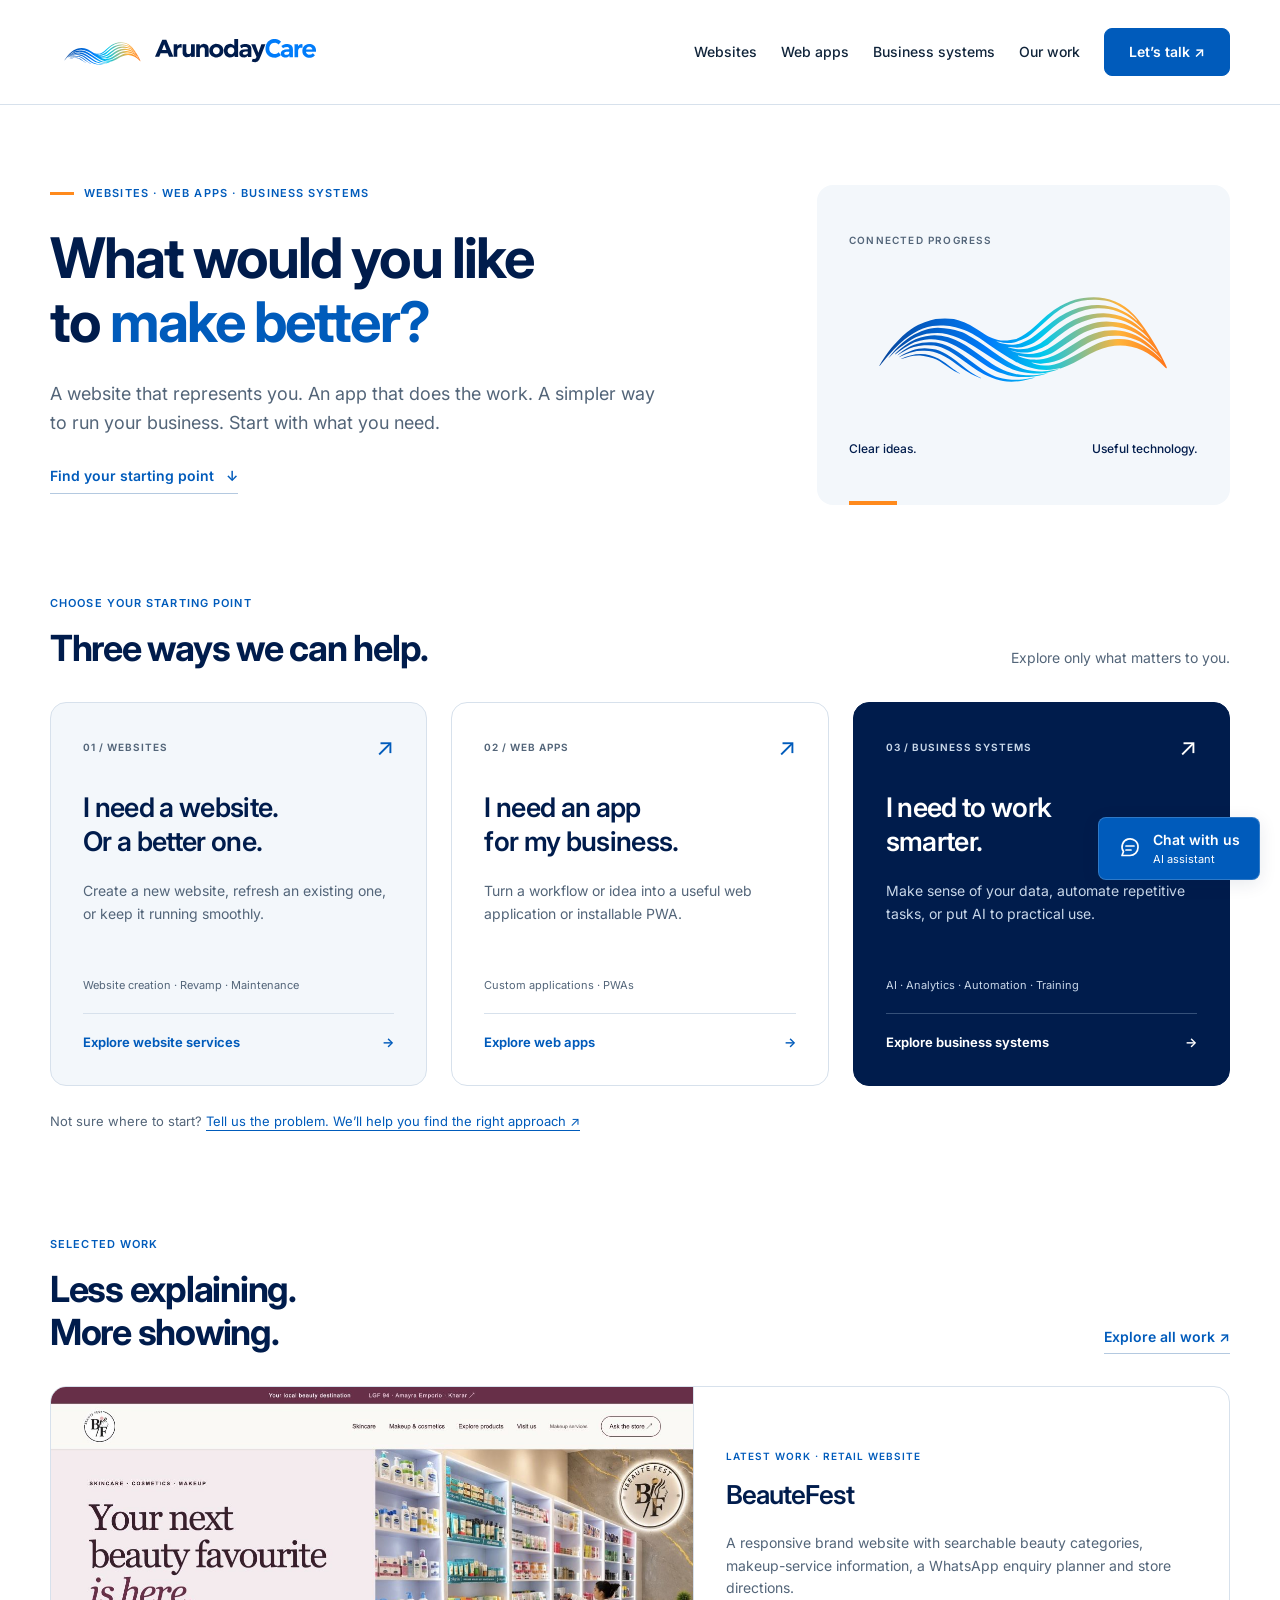
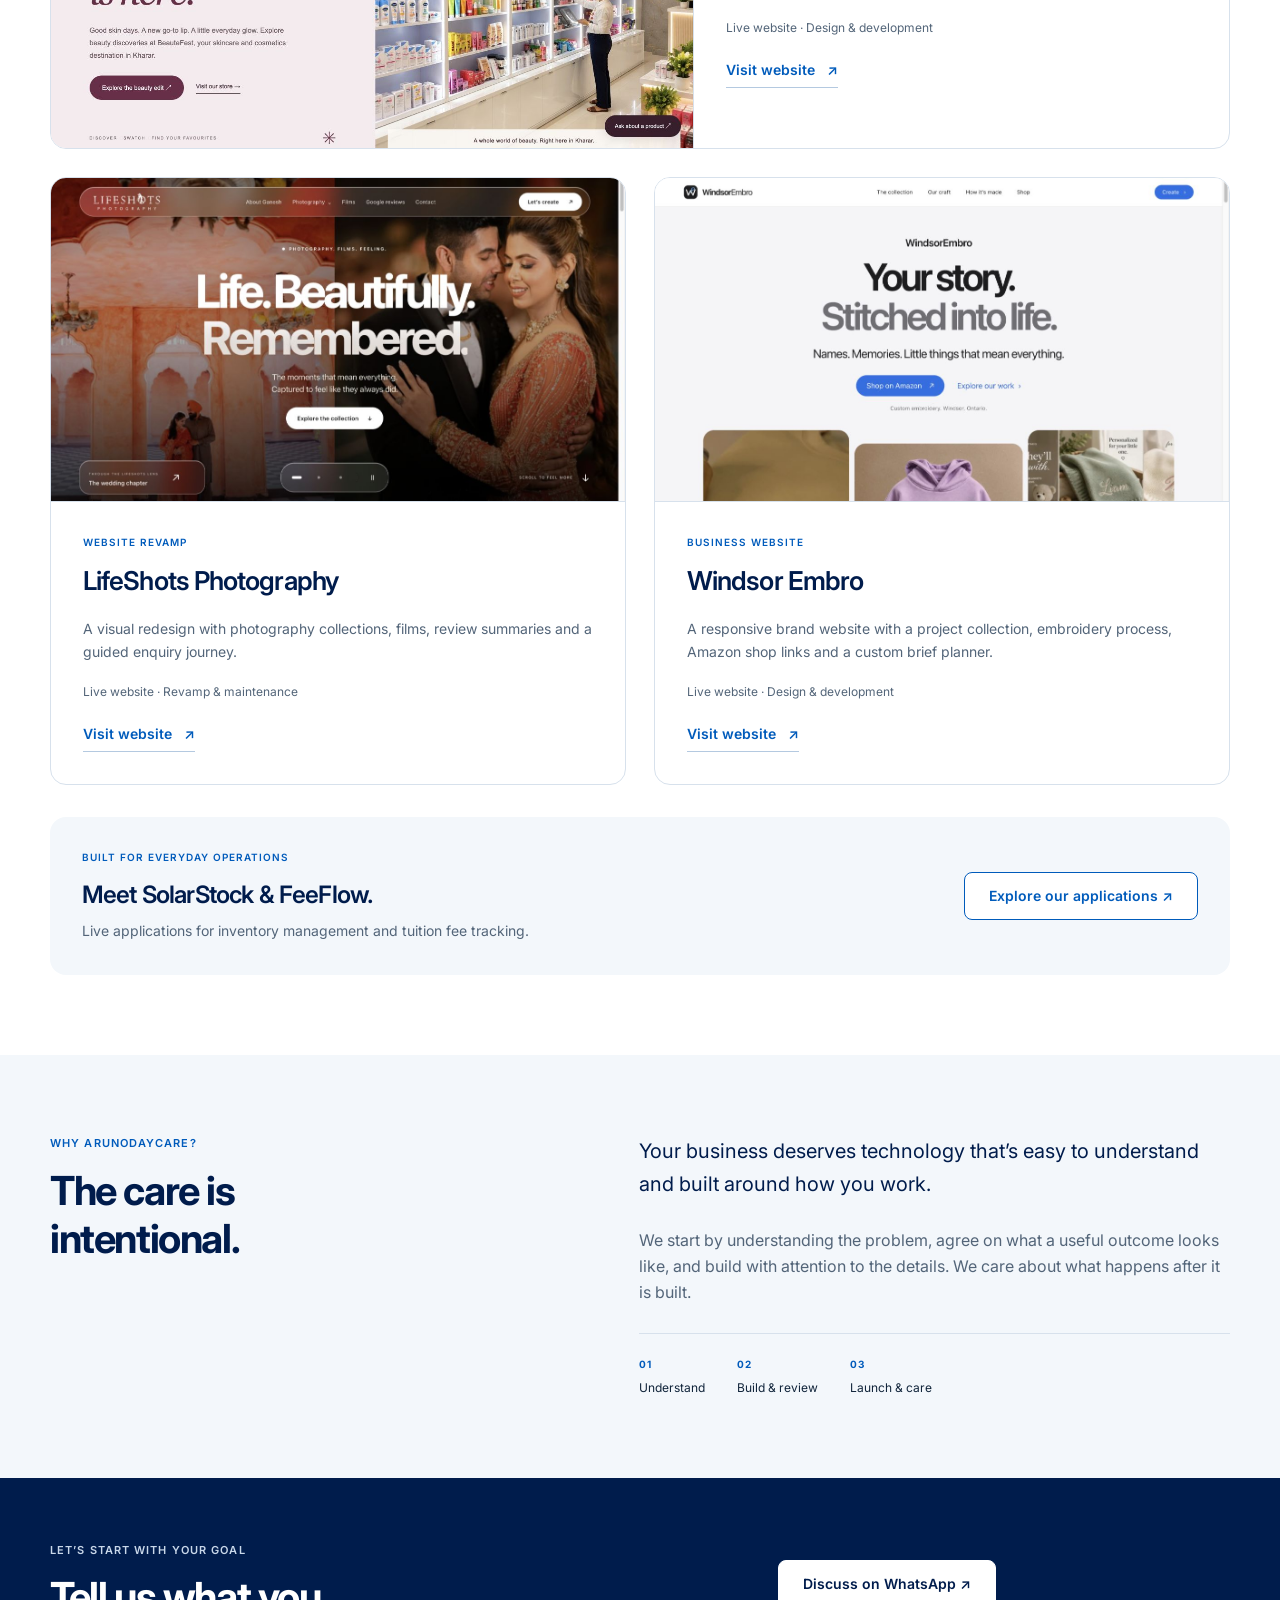
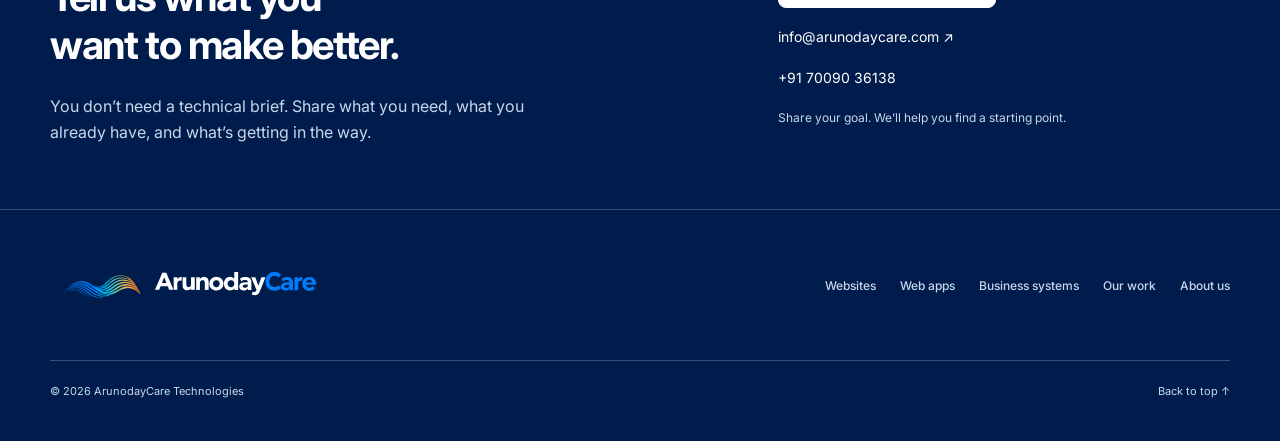
<file: index.html>
<!doctype html><html lang="en"><head><meta charset="utf-8"><meta name="viewport" content="width=device-width,initial-scale=1"><meta name="theme-color" content="#f7f7f4"><title>Websites, Web Apps & Business Systems | ArunodayCare Technologies</title><meta name="description" content="Explore website creation, revamps and maintenance, custom web apps, AI, analytics and automation. See live work by ArunodayCare."><link rel="canonical" href="https://arunodaycare.com/"><meta property="og:type" content="website"><meta property="og:title" content="Websites, Web Apps & Business Systems | ArunodayCare Technologies"><meta property="og:description" content="Explore website creation, revamps and maintenance, custom web apps, AI, analytics and automation. See live work by ArunodayCare."><meta property="og:image" content="https://arunodaycare.com/assets/identity/social-card.png"><meta name="twitter:card" content="summary_large_image"><link rel="icon" href="favicon.svg" type="image/svg+xml"><link rel="apple-touch-icon" href="assets/identity/apple-touch-icon.png"><link rel="stylesheet" href="assets/site.css?v=3"><script defer src="assets/site.js?v=2"></script><link rel="stylesheet" href="assets/analytics-consent.css"><link rel="stylesheet" href="assets/assistant-link.css?v=popup-1"><script defer src="assets/analytics-config.js"></script><script defer src="assets/analytics.js"></script><script defer src="assets/assistant-link.js?v=popup-1"></script><link rel="stylesheet" href="assets/brand.css?v=brand-2"></head><body><a class="skip" href="#main">Skip to content</a><header><div class="wrap header-inner"><a class="brand" href="index.html" aria-label="ArunodayCare home"><picture><source media="(max-width:800px)" srcset="assets/identity/arunodaycare-wordmark-color.svg"><img src="assets/identity/arunodaycare-horizontal-color.svg" alt="ArunodayCare" width="1600" height="400"></picture></a><button class="menu-button" type="button" aria-expanded="false" aria-controls="navigation" hidden>Menu <span aria-hidden="true">＋</span></button><nav id="navigation" aria-label="Main navigation"><a href="websites.html">Websites</a><a href="apps.html">Web apps</a><a href="business.html">Business systems</a><a href="work.html">Our work</a><a class="button small" href="#contact">Let’s talk ↗</a></nav></div></header><main id="main"><section class="hero wrap"><div class="hero-label"><span class="status-dot"></span> Websites · Web apps · Business systems</div><h1>What would you like<br>to <span class="gradient">make better?</span></h1><p class="lead">A website that represents you. An app that does the work.<br class="desktop"> A simpler way to run your business. Start with what you need.</p><a class="text-link" href="#services">Find your starting point <span aria-hidden="true">↓</span></a><div class="brand-hero-art" aria-hidden="true"><span class="art-label">Connected progress</span><img src="assets/identity/arunodaycare-symbol-color.svg" alt="" width="1200" height="520"><div class="art-caption"><span>Clear ideas.</span><span>Useful technology.</span></div><span class="art-rule"></span></div></section><section class="wrap service-section" id="services"><div class="section-head"><div><span class="eyebrow">Choose your starting point</span><h2>Three ways we can help.</h2></div><p>Explore only what matters to you.</p></div><div class="paths"><a class="path path-blue" href="websites.html"><div class="path-top"><span class="number">01 / WEBSITES</span><span class="path-arrow" aria-hidden="true">↗</span></div><h3>I need a website. <br>Or a better one.</h3><p>Create a new website, refresh an existing one, or keep it running smoothly.</p><span class="path-foot">Website creation · Revamp · Maintenance</span><span class="path-cta">Explore website services <span aria-hidden="true">→</span></span></a><a class="path" href="apps.html"><div class="path-top"><span class="number">02 / WEB APPS</span><span class="path-arrow" aria-hidden="true">↗</span></div><h3>I need an app <br>for my business.</h3><p>Turn a workflow or idea into a useful web application or installable PWA.</p><span class="path-foot">Custom applications · PWAs</span><span class="path-cta">Explore web apps <span aria-hidden="true">→</span></span></a><a class="path path-dark" href="business.html"><div class="path-top"><span class="number">03 / BUSINESS SYSTEMS</span><span class="path-arrow" aria-hidden="true">↗</span></div><h3>I need to work <br>smarter.</h3><p>Make sense of your data, automate repetitive tasks, or put AI to practical use.</p><span class="path-foot">AI · Analytics · Automation · Training</span><span class="path-cta">Explore business systems <span aria-hidden="true">→</span></span></a></div><p class="help-line">Not sure where to start? <a href="#contact">Tell us the problem. We’ll help you find the right approach ↗</a></p></section><section class="section wrap" id="selected-work"><div class="section-head"><div><span class="eyebrow">Selected work</span><h2>Less explaining.<br>More showing.</h2></div><a class="text-link" href="work.html">Explore all work ↗</a></div><div class="project-grid"><article class="project project-feature" id="beautefest" data-category="websites"><a class="project-image" href="https://beautefest.in/" target="_blank" rel="noopener noreferrer" aria-label="Visit BeauteFest (opens in a new tab)"><img src="assets/work/beautefest.png" alt="BeauteFest skincare and cosmetics website showing its beauty-store homepage" width="1280" height="720" loading="lazy"></a><div class="project-copy"><span class="eyebrow">Latest work · Retail website</span><h3>BeauteFest</h3><p>A responsive brand website with searchable beauty categories, makeup-service information, a WhatsApp enquiry planner and store directions.</p><p class="note">Live website · Design &amp; development</p><a class="text-link" href="https://beautefest.in/" target="_blank" rel="noopener noreferrer">Visit website <span aria-hidden="true">↗</span><span class="sr-only"> (opens in a new tab)</span></a></div></article><article class="project" id="lifeshots" data-category="websites"><a class="project-image" href="https://lifeshots.in/" target="_blank" rel="noopener noreferrer" aria-label="Visit LifeShots Photography (opens in a new tab)"><img src="assets/work/lifeshots.png" alt="LifeShots Photography public homepage preview" width="1265" height="712" loading="lazy"></a><div class="project-copy"><span class="eyebrow">Website revamp</span><h3>LifeShots Photography</h3><p>A visual redesign with photography collections, films, review summaries and a guided enquiry journey.</p><p class="note">Live website · Revamp & maintenance</p><a class="text-link" href="https://lifeshots.in/" target="_blank" rel="noopener noreferrer">Visit website <span aria-hidden="true">↗</span><span class="sr-only"> (opens in a new tab)</span></a></div></article><article class="project" id="windsor" data-category="websites"><a class="project-image" href="https://windsorembro.com/" target="_blank" rel="noopener noreferrer" aria-label="Visit Windsor Embro (opens in a new tab)"><img src="assets/work/windsor.png" alt="Windsor Embro public homepage preview" width="1265" height="712" loading="lazy"></a><div class="project-copy"><span class="eyebrow">Business website</span><h3>Windsor Embro</h3><p>A responsive brand website with a project collection, embroidery process, Amazon shop links and a custom brief planner.</p><p class="note">Live website · Design & development</p><a class="text-link" href="https://windsorembro.com/" target="_blank" rel="noopener noreferrer">Visit website <span aria-hidden="true">↗</span><span class="sr-only"> (opens in a new tab)</span></a></div></article></div><div class="app-strip"><div><span class="eyebrow">Built for everyday operations</span><h3>Meet SolarStock &amp; FeeFlow.</h3><p>Live applications for inventory management and tuition fee tracking.</p></div><a class="button" href="apps.html#examples">Explore our applications ↗</a></div></section><section class="about section" id="about"><div class="wrap about-grid"><div><span class="eyebrow">Why ArunodayCare?</span><h2>The care is<br>intentional.</h2></div><div><p class="lead">Your business deserves technology that’s easy to understand and built around how you work.</p><p>We start by understanding the problem, agree on what a useful outcome looks like, and build with attention to the details. We care about what happens after it is built.</p><div id="approach" class="steps"><span><b>01</b> Understand</span><span><b>02</b> Build &amp; review</span><span><b>03</b> Launch &amp; care</span></div></div></div></section><section class="contact" id="contact"><div class="wrap contact-grid"><div><span class="eyebrow">Let’s start with your goal</span><h2>Tell us what you<br>want to make better.</h2><p>You don’t need a technical brief. Share what you need, what you already have, and what’s getting in the way.</p></div><div class="contact-actions"><a class="button primary" href="https://wa.me/917009036138?text=Hi%2C%20I%20would%20like%20to%20discuss%20a%20technology%20project." target="_blank" rel="noopener noreferrer" data-analytics-event="whatsapp_click" data-analytics-placement="a technology project">Discuss on WhatsApp ↗</a><a href="mailto:info@arunodaycare.com?subject=a%20technology%20project" data-analytics-event="email_click" data-analytics-placement="contact">info@arunodaycare.com ↗</a><a href="tel:+917009036138" data-analytics-event="phone_click" data-analytics-placement="contact">+91 70090 36138</a><small>Share your goal. We’ll help you find a starting point.</small></div></div></section></main><footer class="wrap"><div class="footer-top"><a href="index.html" class="footer-brand" aria-label="ArunodayCare home"><img src="assets/identity/arunodaycare-horizontal-reverse-color.svg" alt="ArunodayCare" width="1600" height="400"></a><nav aria-label="Footer navigation"><a href="websites.html">Websites</a><a href="apps.html">Web apps</a><a href="business.html">Business systems</a><a href="work.html">Our work</a><a href="index.html#about">About us</a></nav></div><div class="footer-bottom"><span>© 2026 ArunodayCare Technologies</span><a href="#main">Back to top ↑</a></div></footer>

<a
    class="assistant-link"
    href="https://arunodaycare-ai-assistant.anchit-sharma15.workers.dev/"
    target="_blank"
    rel="noopener noreferrer"
    aria-label="Open chat with ArunodayCare's AI assistant"
    aria-haspopup="dialog"
    aria-controls="assistantPopup">
    <svg width="24" height="24" viewBox="0 0 24 24" fill="none" stroke="currentColor" stroke-width="1.7" aria-hidden="true" focusable="false">
        <path d="M20 11.5a8 8 0 0 1-8 8H4l1.5-4A8 8 0 1 1 20 11.5Z" stroke-linejoin="round"/>
        <path d="M8 10h8M8 14h5" stroke-linecap="round"/>
    </svg>
    <span>
        <strong>Chat with us</strong>
        <small>AI assistant</small>
    </span>
</a>

<dialog class="assistant-popup" id="assistantPopup" aria-labelledby="assistantPopupTitle">
    <div class="assistant-popup-toolbar">
        <h2 id="assistantPopupTitle">Chat with us</h2>
        <button type="button" id="assistantPopupClose" aria-label="Close chat" autofocus>×</button>
    </div>
    <p class="assistant-popup-status" id="assistantPopupStatus" role="status">Loading the assistant…</p>
    <iframe id="assistantPopupFrame" title="ArunodayCare automated receptionist" referrerpolicy="no-referrer" sandbox="allow-scripts allow-same-origin allow-forms allow-popups allow-popups-to-escape-sandbox" hidden></iframe>
    <div class="assistant-popup-footer">
        <a href="https://arunodaycare-ai-assistant.anchit-sharma15.workers.dev/" target="_blank" rel="noopener noreferrer">Open full page ↗</a>
    </div>
</dialog>

</body></html>
</file>
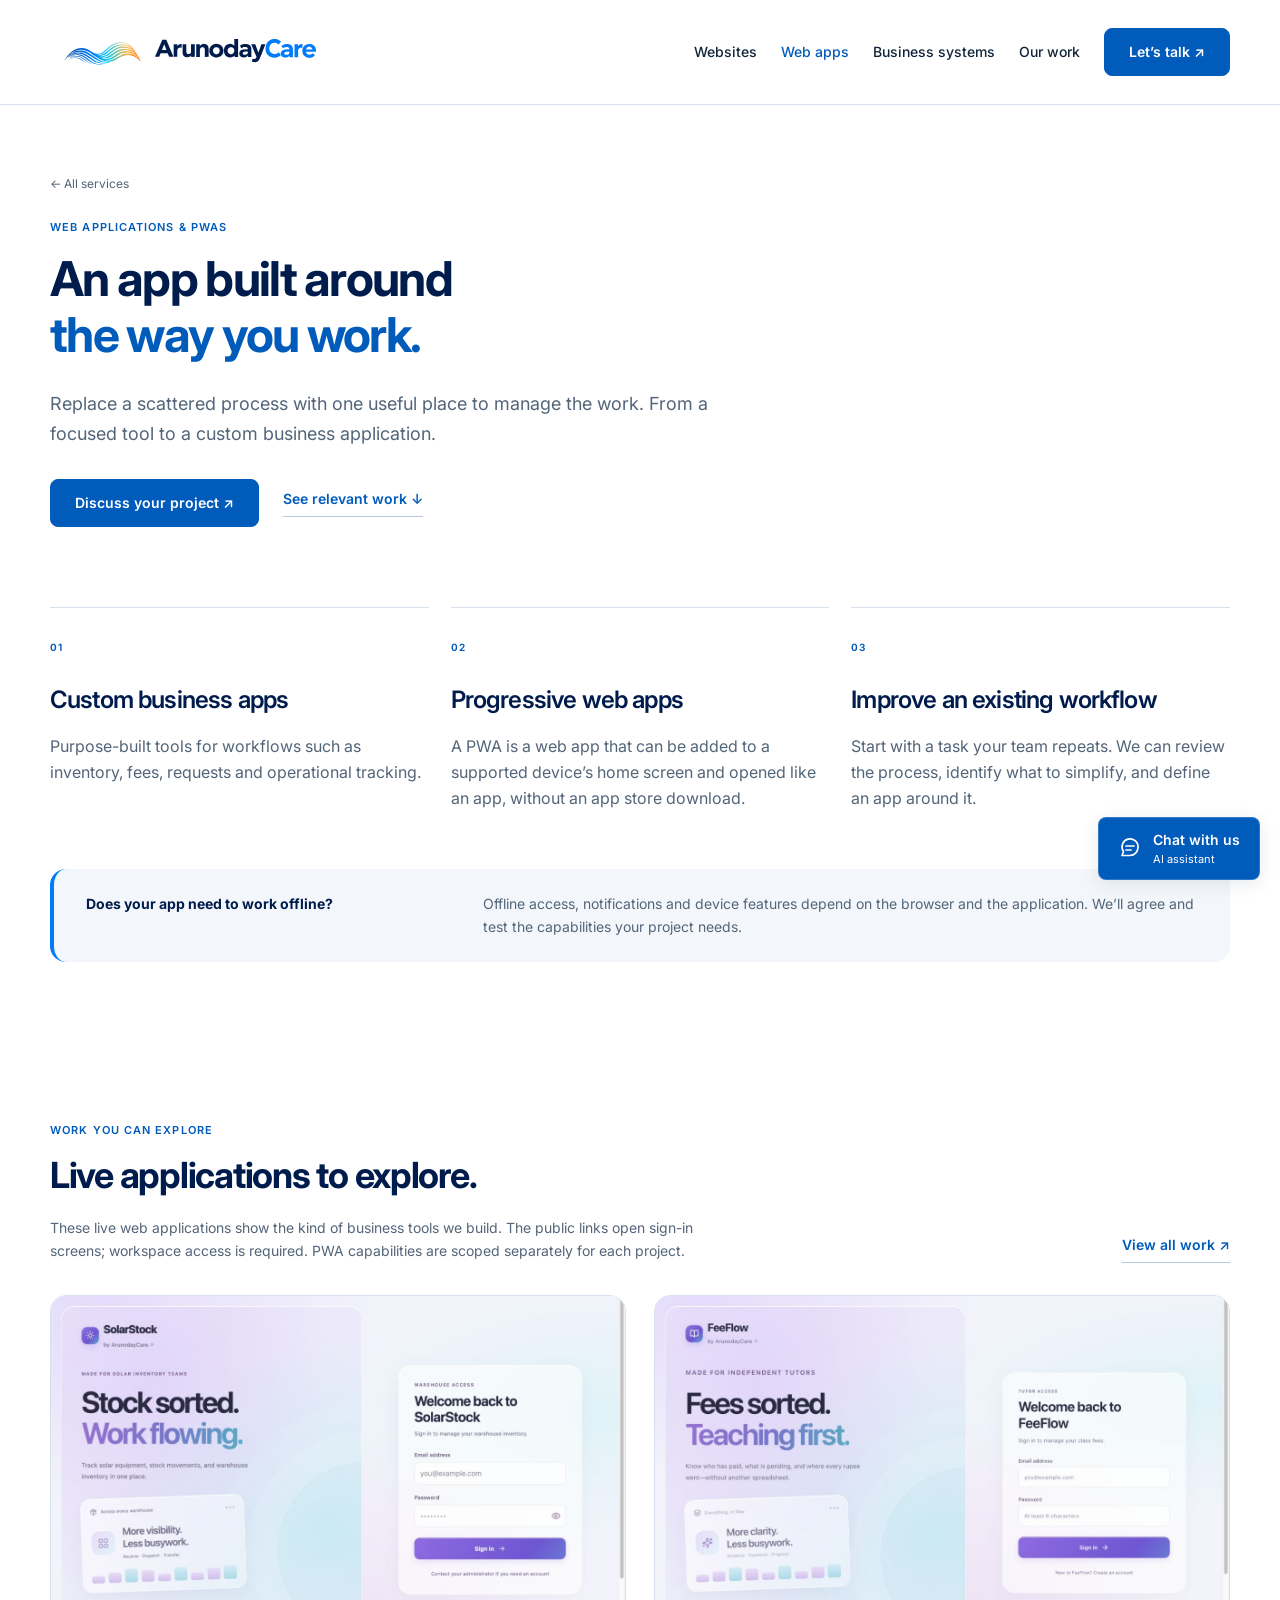
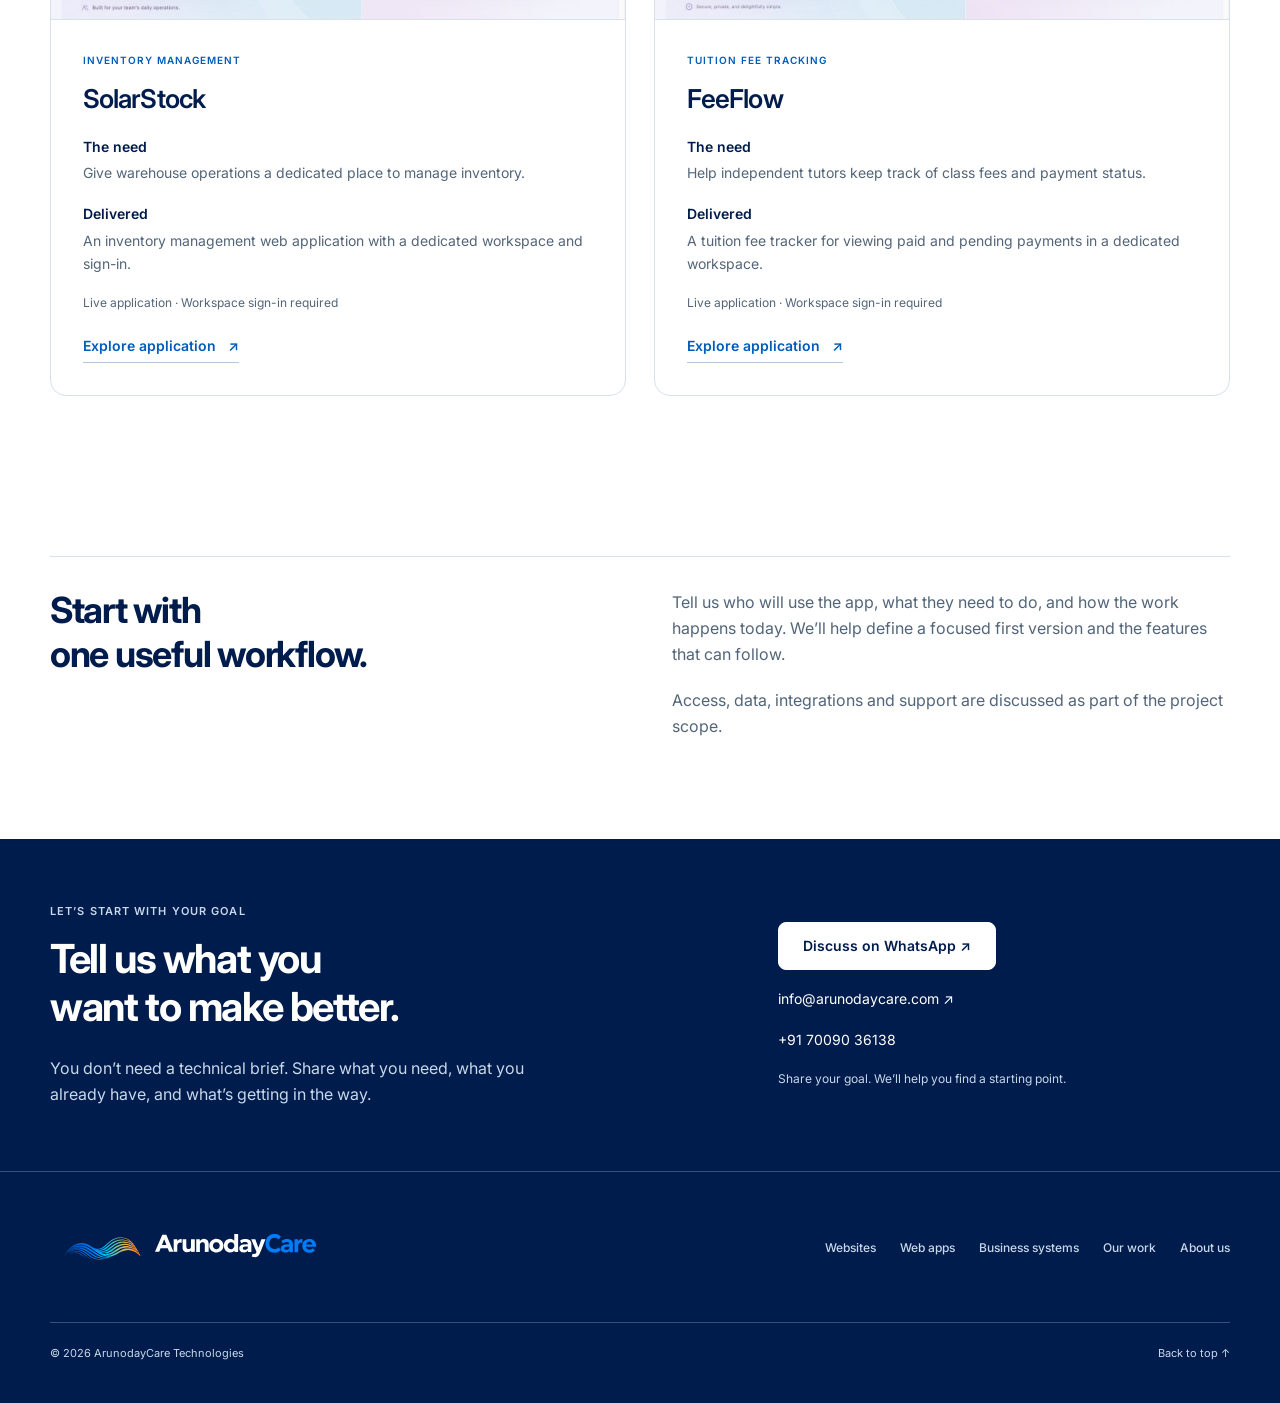
<file: apps.html>
<!doctype html><html lang="en"><head><meta charset="utf-8"><meta name="viewport" content="width=device-width,initial-scale=1"><meta name="theme-color" content="#f7f7f4"><title>Custom Web Applications & PWAs | ArunodayCare Technologies</title><meta name="description" content="Explore custom business applications and progressive web apps, with live SolarStock and FeeFlow examples."><link rel="canonical" href="https://arunodaycare.com/apps.html"><meta property="og:type" content="website"><meta property="og:title" content="Custom Web Applications & PWAs | ArunodayCare Technologies"><meta property="og:description" content="Explore custom business applications and progressive web apps, with live SolarStock and FeeFlow examples."><meta property="og:image" content="https://arunodaycare.com/assets/identity/social-card.png"><meta name="twitter:card" content="summary_large_image"><link rel="icon" href="favicon.svg" type="image/svg+xml"><link rel="apple-touch-icon" href="assets/identity/apple-touch-icon.png"><link rel="stylesheet" href="assets/site.css?v=2"><script defer src="assets/site.js?v=2"></script><link rel="stylesheet" href="assets/analytics-consent.css"><link rel="stylesheet" href="assets/assistant-link.css?v=popup-1"><script defer src="assets/analytics-config.js"></script><script defer src="assets/analytics.js"></script><script defer src="assets/assistant-link.js?v=popup-1"></script><link rel="stylesheet" href="assets/brand.css?v=brand-2"></head><body><a class="skip" href="#main">Skip to content</a><header><div class="wrap header-inner"><a class="brand" href="index.html" aria-label="ArunodayCare home"><picture><source media="(max-width:800px)" srcset="assets/identity/arunodaycare-wordmark-color.svg"><img src="assets/identity/arunodaycare-horizontal-color.svg" alt="ArunodayCare" width="1600" height="400"></picture></a><button class="menu-button" type="button" aria-expanded="false" aria-controls="navigation" hidden>Menu <span aria-hidden="true">＋</span></button><nav id="navigation" aria-label="Main navigation"><a href="websites.html">Websites</a><a href="apps.html" aria-current="page">Web apps</a><a href="business.html">Business systems</a><a href="work.html">Our work</a><a class="button small" href="#contact">Let’s talk ↗</a></nav></div></header><main id="main"><section class="page-intro wrap"><a class="back" href="index.html#services">← All services</a><span class="eyebrow">Web applications & PWAs</span><h1>An app built around<br><span class="gradient">the way you work.</span></h1><p class="lead">Replace a scattered process with one useful place to manage the work. From a focused tool to a custom business application.</p><div class="actions"><a class="button primary" href="#contact">Discuss your project ↗</a><a class="text-link" href="#examples">See relevant work ↓</a></div></section><section class="section wrap section-tight"><div class="offer-grid"><article class="offer"><span class="number">01</span><h3>Custom business apps</h3><p>Purpose-built tools for workflows such as inventory, fees, requests and operational tracking.</p></article><article class="offer"><span class="number">02</span><h3>Progressive web apps</h3><p>A PWA is a web app that can be added to a supported device’s home screen and opened like an app, without an app store download.</p></article><article class="offer"><span class="number">03</span><h3>Improve an existing workflow</h3><p>Start with a task your team repeats. We can review the process, identify what to simplify, and define an app around it.</p></article></div><aside class="info-note"><strong>Does your app need to work offline?</strong><p>Offline access, notifications and device features depend on the browser and the application. We’ll agree and test the capabilities your project needs.</p></aside></section><section class="section wrap" id="examples"><div class="section-head"><div><span class="eyebrow">Work you can explore</span><h2>Live applications to explore.</h2><p>These live web applications show the kind of business tools we build. The public links open sign-in screens; workspace access is required. PWA capabilities are scoped separately for each project.</p></div><a class="text-link" href="work.html">View all work ↗</a></div><div class="project-grid"><article class="project" id="solarstock" data-category="apps"><a class="project-image" href="https://solarstock.arunodaycare.com/" target="_blank" rel="noopener noreferrer" aria-label="Visit SolarStock (opens in a new tab)"><img src="assets/apps/solarstock-login-v2.jpg" alt="SolarStock public sign-in screen" width="1265" height="712" loading="lazy"></a><div class="project-copy"><span class="eyebrow">Inventory management</span><h3>SolarStock</h3><p><strong>The need</strong> Give warehouse operations a dedicated place to manage inventory.</p><p><strong>Delivered</strong> An inventory management web application with a dedicated workspace and sign-in.</p><p class="note">Live application · Workspace sign-in required</p><a class="text-link" href="https://solarstock.arunodaycare.com/" target="_blank" rel="noopener noreferrer">Explore application <span aria-hidden="true">↗</span><span class="sr-only"> (opens in a new tab)</span></a></div></article><article class="project" id="feeflow" data-category="apps"><a class="project-image" href="https://feeflow.arunodaycare.com/" target="_blank" rel="noopener noreferrer" aria-label="Visit FeeFlow (opens in a new tab)"><img src="assets/apps/feeflow-login-v2.jpg" alt="FeeFlow public sign-in screen" width="1265" height="712" loading="lazy"></a><div class="project-copy"><span class="eyebrow">Tuition fee tracking</span><h3>FeeFlow</h3><p><strong>The need</strong> Help independent tutors keep track of class fees and payment status.</p><p><strong>Delivered</strong> A tuition fee tracker for viewing paid and pending payments in a dedicated workspace.</p><p class="note">Live application · Workspace sign-in required</p><a class="text-link" href="https://feeflow.arunodaycare.com/" target="_blank" rel="noopener noreferrer">Explore application <span aria-hidden="true">↗</span><span class="sr-only"> (opens in a new tab)</span></a></div></article></div></section><section class="section wrap"><div class="split-note"><h2>Start with<br>one useful workflow.</h2><div><p>Tell us who will use the app, what they need to do, and how the work happens today. We’ll help define a focused first version and the features that can follow.</p><p>Access, data, integrations and support are discussed as part of the project scope.</p></div></div></section><section class="contact" id="contact"><div class="wrap contact-grid"><div><span class="eyebrow">Let’s start with your goal</span><h2>Tell us what you<br>want to make better.</h2><p>You don’t need a technical brief. Share what you need, what you already have, and what’s getting in the way.</p></div><div class="contact-actions"><a class="button primary" href="https://wa.me/917009036138?text=Hi%2C%20I%20would%20like%20to%20discuss%20a%20web%20app%20or%20PWA." target="_blank" rel="noopener noreferrer" data-analytics-event="whatsapp_click" data-analytics-placement="a web app or PWA">Discuss on WhatsApp ↗</a><a href="mailto:info@arunodaycare.com?subject=a%20web%20app%20or%20PWA" data-analytics-event="email_click" data-analytics-placement="contact">info@arunodaycare.com ↗</a><a href="tel:+917009036138" data-analytics-event="phone_click" data-analytics-placement="contact">+91 70090 36138</a><small>Share your goal. We’ll help you find a starting point.</small></div></div></section></main><footer class="wrap"><div class="footer-top"><a href="index.html" class="footer-brand" aria-label="ArunodayCare home"><img src="assets/identity/arunodaycare-horizontal-reverse-color.svg" alt="ArunodayCare" width="1600" height="400"></a><nav aria-label="Footer navigation"><a href="websites.html">Websites</a><a href="apps.html" aria-current="page">Web apps</a><a href="business.html">Business systems</a><a href="work.html">Our work</a><a href="index.html#about">About us</a></nav></div><div class="footer-bottom"><span>© 2026 ArunodayCare Technologies</span><a href="#main">Back to top ↑</a></div></footer>

<a
    class="assistant-link"
    href="https://arunodaycare-ai-assistant.anchit-sharma15.workers.dev/"
    target="_blank"
    rel="noopener noreferrer"
    aria-label="Open chat with ArunodayCare's AI assistant"
    aria-haspopup="dialog"
    aria-controls="assistantPopup">
    <svg width="24" height="24" viewBox="0 0 24 24" fill="none" stroke="currentColor" stroke-width="1.7" aria-hidden="true" focusable="false">
        <path d="M20 11.5a8 8 0 0 1-8 8H4l1.5-4A8 8 0 1 1 20 11.5Z" stroke-linejoin="round"/>
        <path d="M8 10h8M8 14h5" stroke-linecap="round"/>
    </svg>
    <span>
        <strong>Chat with us</strong>
        <small>AI assistant</small>
    </span>
</a>

<dialog class="assistant-popup" id="assistantPopup" aria-labelledby="assistantPopupTitle">
    <div class="assistant-popup-toolbar">
        <h2 id="assistantPopupTitle">Chat with us</h2>
        <button type="button" id="assistantPopupClose" aria-label="Close chat" autofocus>×</button>
    </div>
    <p class="assistant-popup-status" id="assistantPopupStatus" role="status">Loading the assistant…</p>
    <iframe id="assistantPopupFrame" title="ArunodayCare automated receptionist" referrerpolicy="no-referrer" sandbox="allow-scripts allow-same-origin allow-forms allow-popups allow-popups-to-escape-sandbox" hidden></iframe>
    <div class="assistant-popup-footer">
        <a href="https://arunodaycare-ai-assistant.anchit-sharma15.workers.dev/" target="_blank" rel="noopener noreferrer">Open full page ↗</a>
    </div>
</dialog>

</body></html>
</file>
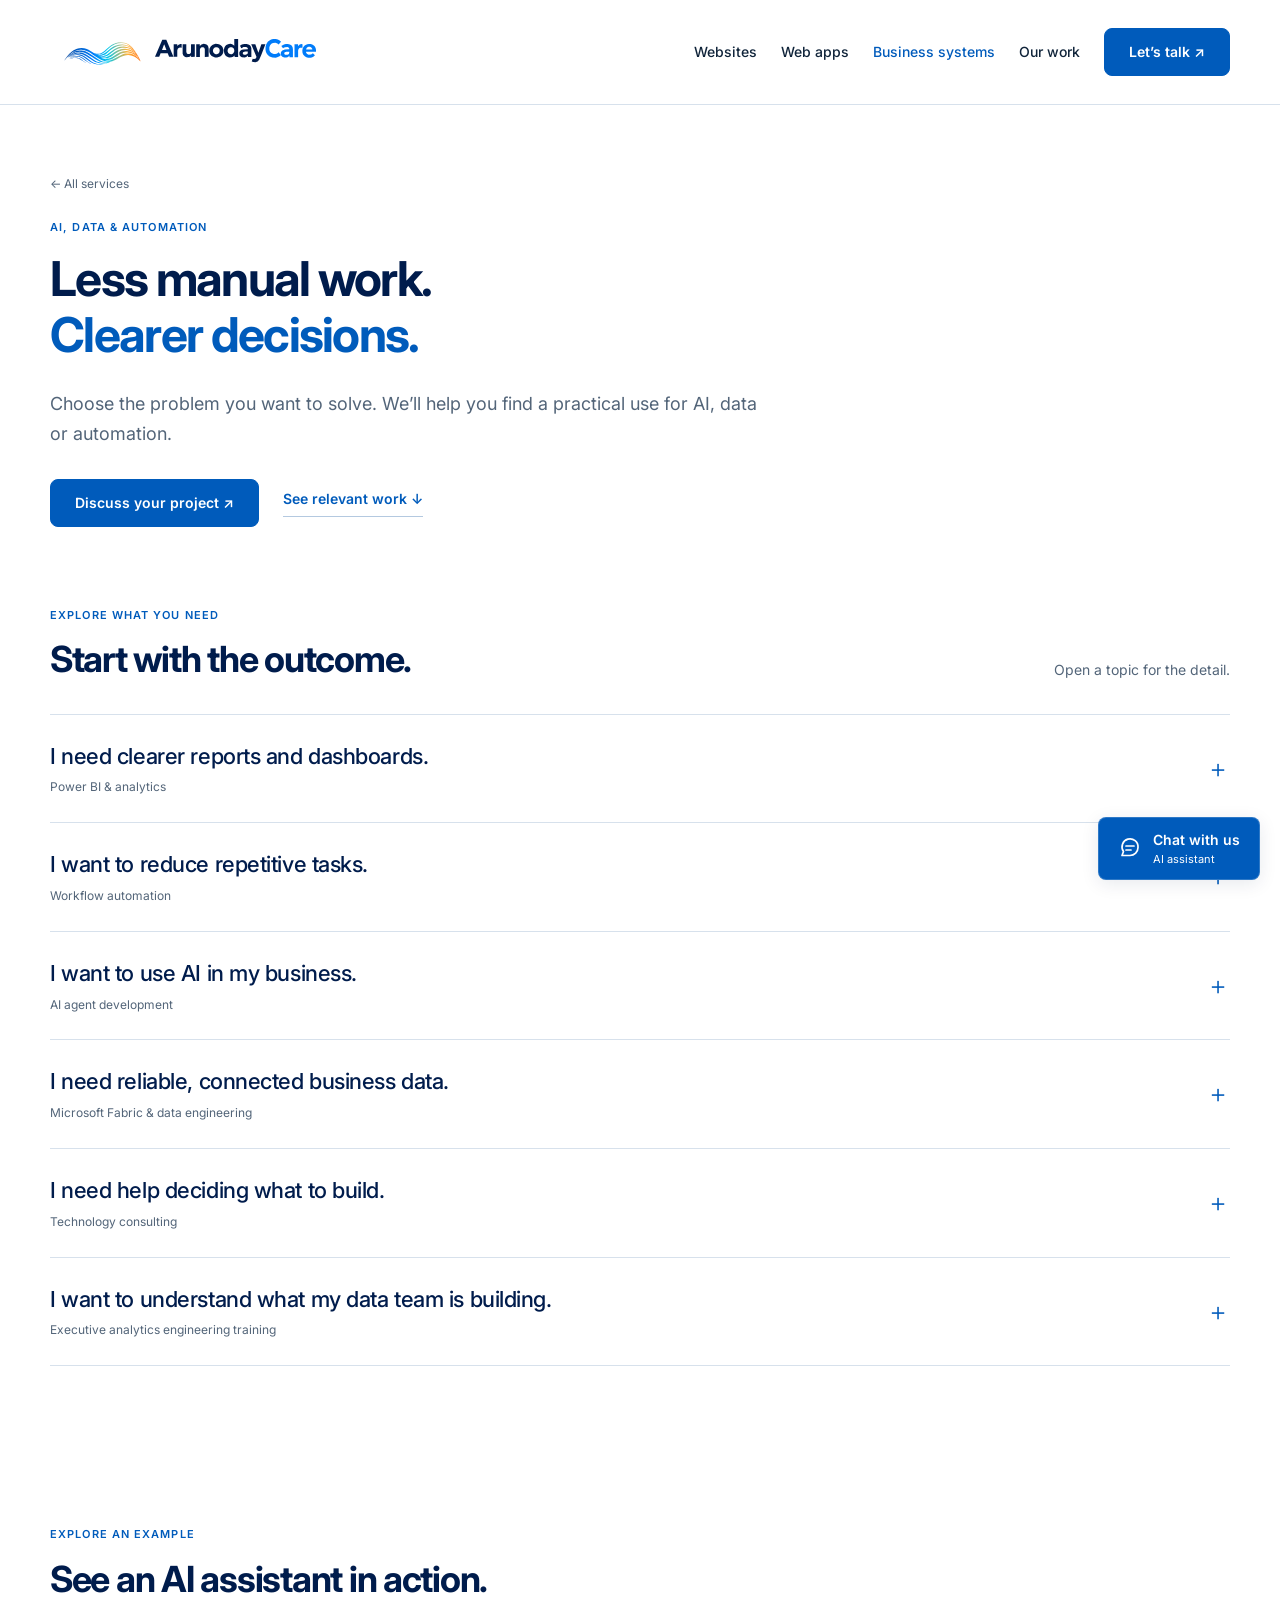
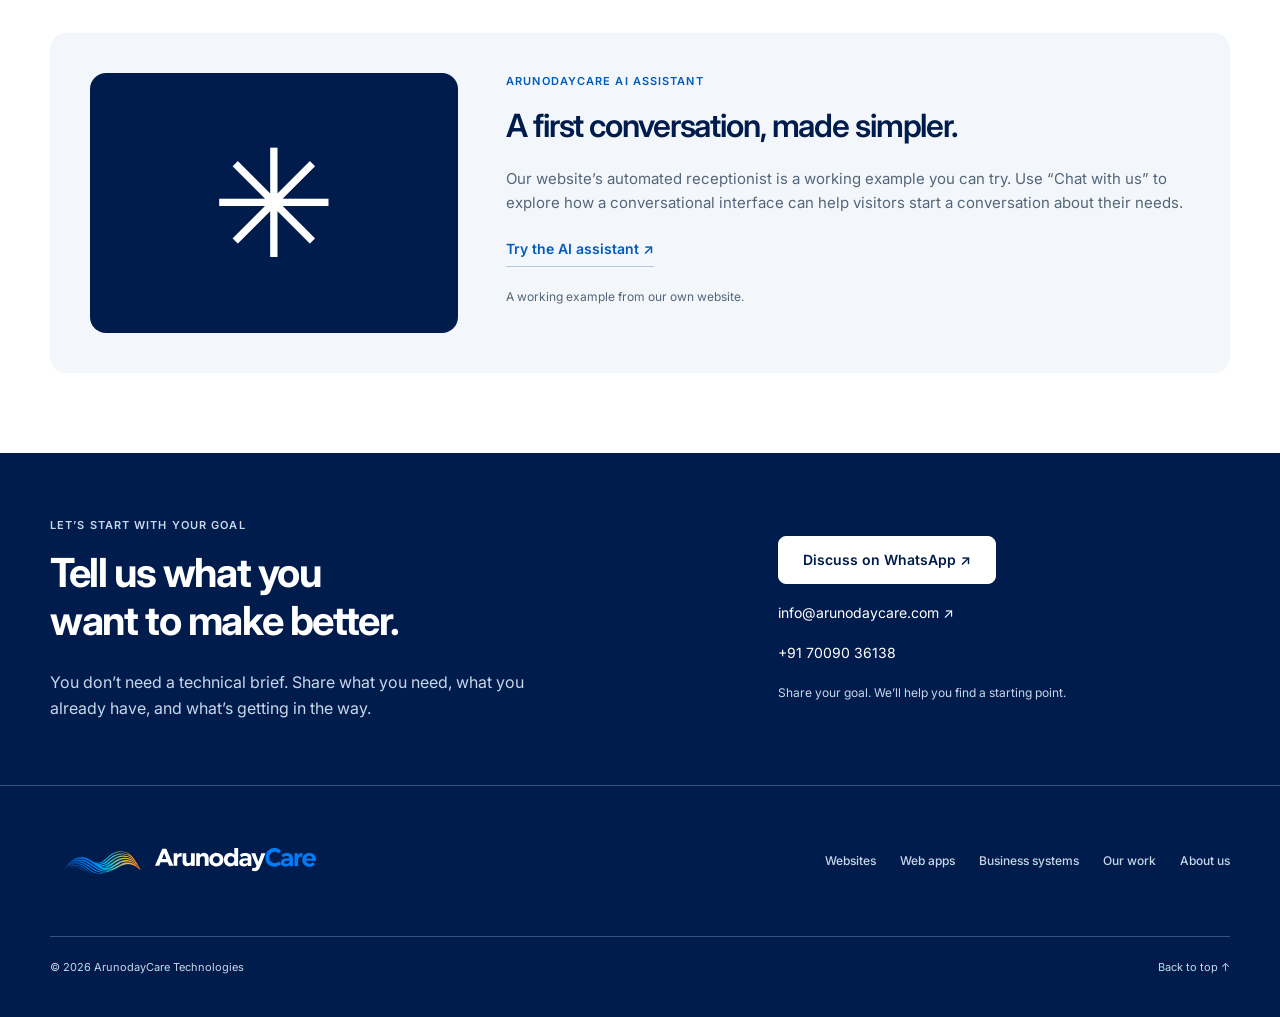
<file: business.html>
<!doctype html><html lang="en"><head><meta charset="utf-8"><meta name="viewport" content="width=device-width,initial-scale=1"><meta name="theme-color" content="#f7f7f4"><title>AI, Analytics, Automation & Training | ArunodayCare Technologies</title><meta name="description" content="Explore practical AI agents, Power BI analytics, Microsoft Fabric, workflow automation, technology consulting and executive training."><link rel="canonical" href="https://arunodaycare.com/business.html"><meta property="og:type" content="website"><meta property="og:title" content="AI, Analytics, Automation & Training | ArunodayCare Technologies"><meta property="og:description" content="Explore practical AI agents, Power BI analytics, Microsoft Fabric, workflow automation, technology consulting and executive training."><meta property="og:image" content="https://arunodaycare.com/assets/identity/social-card.png"><meta name="twitter:card" content="summary_large_image"><link rel="icon" href="favicon.svg" type="image/svg+xml"><link rel="apple-touch-icon" href="assets/identity/apple-touch-icon.png"><link rel="stylesheet" href="assets/site.css?v=2"><script defer src="assets/site.js?v=2"></script><link rel="stylesheet" href="assets/analytics-consent.css"><link rel="stylesheet" href="assets/assistant-link.css?v=popup-1"><script defer src="assets/analytics-config.js"></script><script defer src="assets/analytics.js"></script><script defer src="assets/assistant-link.js?v=popup-1"></script><link rel="stylesheet" href="assets/brand.css?v=brand-2"></head><body><a class="skip" href="#main">Skip to content</a><header><div class="wrap header-inner"><a class="brand" href="index.html" aria-label="ArunodayCare home"><picture><source media="(max-width:800px)" srcset="assets/identity/arunodaycare-wordmark-color.svg"><img src="assets/identity/arunodaycare-horizontal-color.svg" alt="ArunodayCare" width="1600" height="400"></picture></a><button class="menu-button" type="button" aria-expanded="false" aria-controls="navigation" hidden>Menu <span aria-hidden="true">＋</span></button><nav id="navigation" aria-label="Main navigation"><a href="websites.html">Websites</a><a href="apps.html">Web apps</a><a href="business.html" aria-current="page">Business systems</a><a href="work.html">Our work</a><a class="button small" href="#contact">Let’s talk ↗</a></nav></div></header><main id="main"><section class="page-intro wrap"><a class="back" href="index.html#services">← All services</a><span class="eyebrow">AI, data & automation</span><h1>Less manual work.<br><span class="gradient">Clearer decisions.</span></h1><p class="lead">Choose the problem you want to solve. We’ll help you find a practical use for AI, data or automation.</p><div class="actions"><a class="button primary" href="#contact">Discuss your project ↗</a><a class="text-link" href="#examples">See relevant work ↓</a></div></section><section class="section wrap section-tight"><div class="section-head"><div><span class="eyebrow">Explore what you need</span><h2>Start with the outcome.</h2></div><p>Open a topic for the detail.</p></div><div class="details-list"><details id="analytics"><summary><span>I need clearer reports and dashboards.<small>Power BI & analytics</small></span><span class="details-plus" aria-hidden="true">＋</span></summary><div class="details-body"><p>Executive dashboards, operational reporting, semantic models and advanced DAX, shaped around the decisions your business needs to make.</p><a class="text-link" href="#contact">Discuss power bi & analytics ↗</a></div></details><details id="automation"><summary><span>I want to reduce repetitive tasks.<small>Workflow automation</small></span><span class="details-plus" aria-hidden="true">＋</span></summary><div class="details-body"><p>Connect tools and APIs, classify incoming requests and organise repeatable processes using Power Automate and other appropriate integrations.</p><a class="text-link" href="#contact">Discuss workflow automation ↗</a></div></details><details id="ai"><summary><span>I want to use AI in my business.<small>AI agent development</small></span><span class="details-plus" aria-hidden="true">＋</span></summary><div class="details-body"><p>Custom agents connected to your business tools, data and knowledge sources. Potential uses include answering questions, collecting information and supporting follow-up workflows.</p><a class="text-link" href="#contact">Discuss ai agent development ↗</a></div></details><details id="data"><summary><span>I need reliable, connected business data.<small>Microsoft Fabric & data engineering</small></span><span class="details-plus" aria-hidden="true">＋</span></summary><div class="details-body"><p>Source-system connections, lakehouses, warehouses and transformation pipelines that create a dependable foundation for reporting and analytics.</p><a class="text-link" href="#contact">Discuss microsoft fabric & data engineering ↗</a></div></details><details id="consulting"><summary><span>I need help deciding what to build.<small>Technology consulting</small></span><span class="details-plus" aria-hidden="true">＋</span></summary><div class="details-body"><p>Architecture reviews, modernisation planning, solution strategy and proofs of concept to explore a practical direction before a larger implementation.</p><a class="text-link" href="#contact">Discuss technology consulting ↗</a></div></details><details id="training"><summary><span>I want to understand what my data team is building.<small>Executive analytics engineering training</small></span><span class="details-plus" aria-hidden="true">＋</span></summary><div class="details-body"><p>Hands-on learning for leaders: SQL, data modelling, Power BI, Microsoft Fabric and AI. The aim is to help you understand the concepts and make better-informed technology decisions.</p><a class="text-link" href="#contact">Discuss executive analytics engineering training ↗</a></div></details></div></section><section class="section wrap" id="examples"><div class="section-head"><div><span class="eyebrow">Explore an example</span><h2>See an AI assistant in action.</h2></div></div><div class="example-panel"><div class="example-orb" aria-hidden="true">✳</div><div><span class="eyebrow">ArunodayCare AI assistant</span><h3>A first conversation, made simpler.</h3><p>Our website’s automated receptionist is a working example you can try. Use “Chat with us” to explore how a conversational interface can help visitors start a conversation about their needs.</p><a class="text-link" href="https://arunodaycare-ai-assistant.anchit-sharma15.workers.dev/" target="_blank" rel="noopener noreferrer">Try the AI assistant ↗<span class="sr-only"> (opens in a new tab)</span></a><p class="note">A working example from our own website.</p></div></div></section><section class="contact" id="contact"><div class="wrap contact-grid"><div><span class="eyebrow">Let’s start with your goal</span><h2>Tell us what you<br>want to make better.</h2><p>You don’t need a technical brief. Share what you need, what you already have, and what’s getting in the way.</p></div><div class="contact-actions"><a class="button primary" href="https://wa.me/917009036138?text=Hi%2C%20I%20would%20like%20to%20discuss%20business%20systems%2C%20data%20or%20automation." target="_blank" rel="noopener noreferrer" data-analytics-event="whatsapp_click" data-analytics-placement="business systems, data or automation">Discuss on WhatsApp ↗</a><a href="mailto:info@arunodaycare.com?subject=business%20systems%2C%20data%20or%20automation" data-analytics-event="email_click" data-analytics-placement="contact">info@arunodaycare.com ↗</a><a href="tel:+917009036138" data-analytics-event="phone_click" data-analytics-placement="contact">+91 70090 36138</a><small>Share your goal. We’ll help you find a starting point.</small></div></div></section></main><footer class="wrap"><div class="footer-top"><a href="index.html" class="footer-brand" aria-label="ArunodayCare home"><img src="assets/identity/arunodaycare-horizontal-reverse-color.svg" alt="ArunodayCare" width="1600" height="400"></a><nav aria-label="Footer navigation"><a href="websites.html">Websites</a><a href="apps.html">Web apps</a><a href="business.html" aria-current="page">Business systems</a><a href="work.html">Our work</a><a href="index.html#about">About us</a></nav></div><div class="footer-bottom"><span>© 2026 ArunodayCare Technologies</span><a href="#main">Back to top ↑</a></div></footer>

<a
    class="assistant-link"
    href="https://arunodaycare-ai-assistant.anchit-sharma15.workers.dev/"
    target="_blank"
    rel="noopener noreferrer"
    aria-label="Open chat with ArunodayCare's AI assistant"
    aria-haspopup="dialog"
    aria-controls="assistantPopup">
    <svg width="24" height="24" viewBox="0 0 24 24" fill="none" stroke="currentColor" stroke-width="1.7" aria-hidden="true" focusable="false">
        <path d="M20 11.5a8 8 0 0 1-8 8H4l1.5-4A8 8 0 1 1 20 11.5Z" stroke-linejoin="round"/>
        <path d="M8 10h8M8 14h5" stroke-linecap="round"/>
    </svg>
    <span>
        <strong>Chat with us</strong>
        <small>AI assistant</small>
    </span>
</a>

<dialog class="assistant-popup" id="assistantPopup" aria-labelledby="assistantPopupTitle">
    <div class="assistant-popup-toolbar">
        <h2 id="assistantPopupTitle">Chat with us</h2>
        <button type="button" id="assistantPopupClose" aria-label="Close chat" autofocus>×</button>
    </div>
    <p class="assistant-popup-status" id="assistantPopupStatus" role="status">Loading the assistant…</p>
    <iframe id="assistantPopupFrame" title="ArunodayCare automated receptionist" referrerpolicy="no-referrer" sandbox="allow-scripts allow-same-origin allow-forms allow-popups allow-popups-to-escape-sandbox" hidden></iframe>
    <div class="assistant-popup-footer">
        <a href="https://arunodaycare-ai-assistant.anchit-sharma15.workers.dev/" target="_blank" rel="noopener noreferrer">Open full page ↗</a>
    </div>
</dialog>

</body></html>
</file>
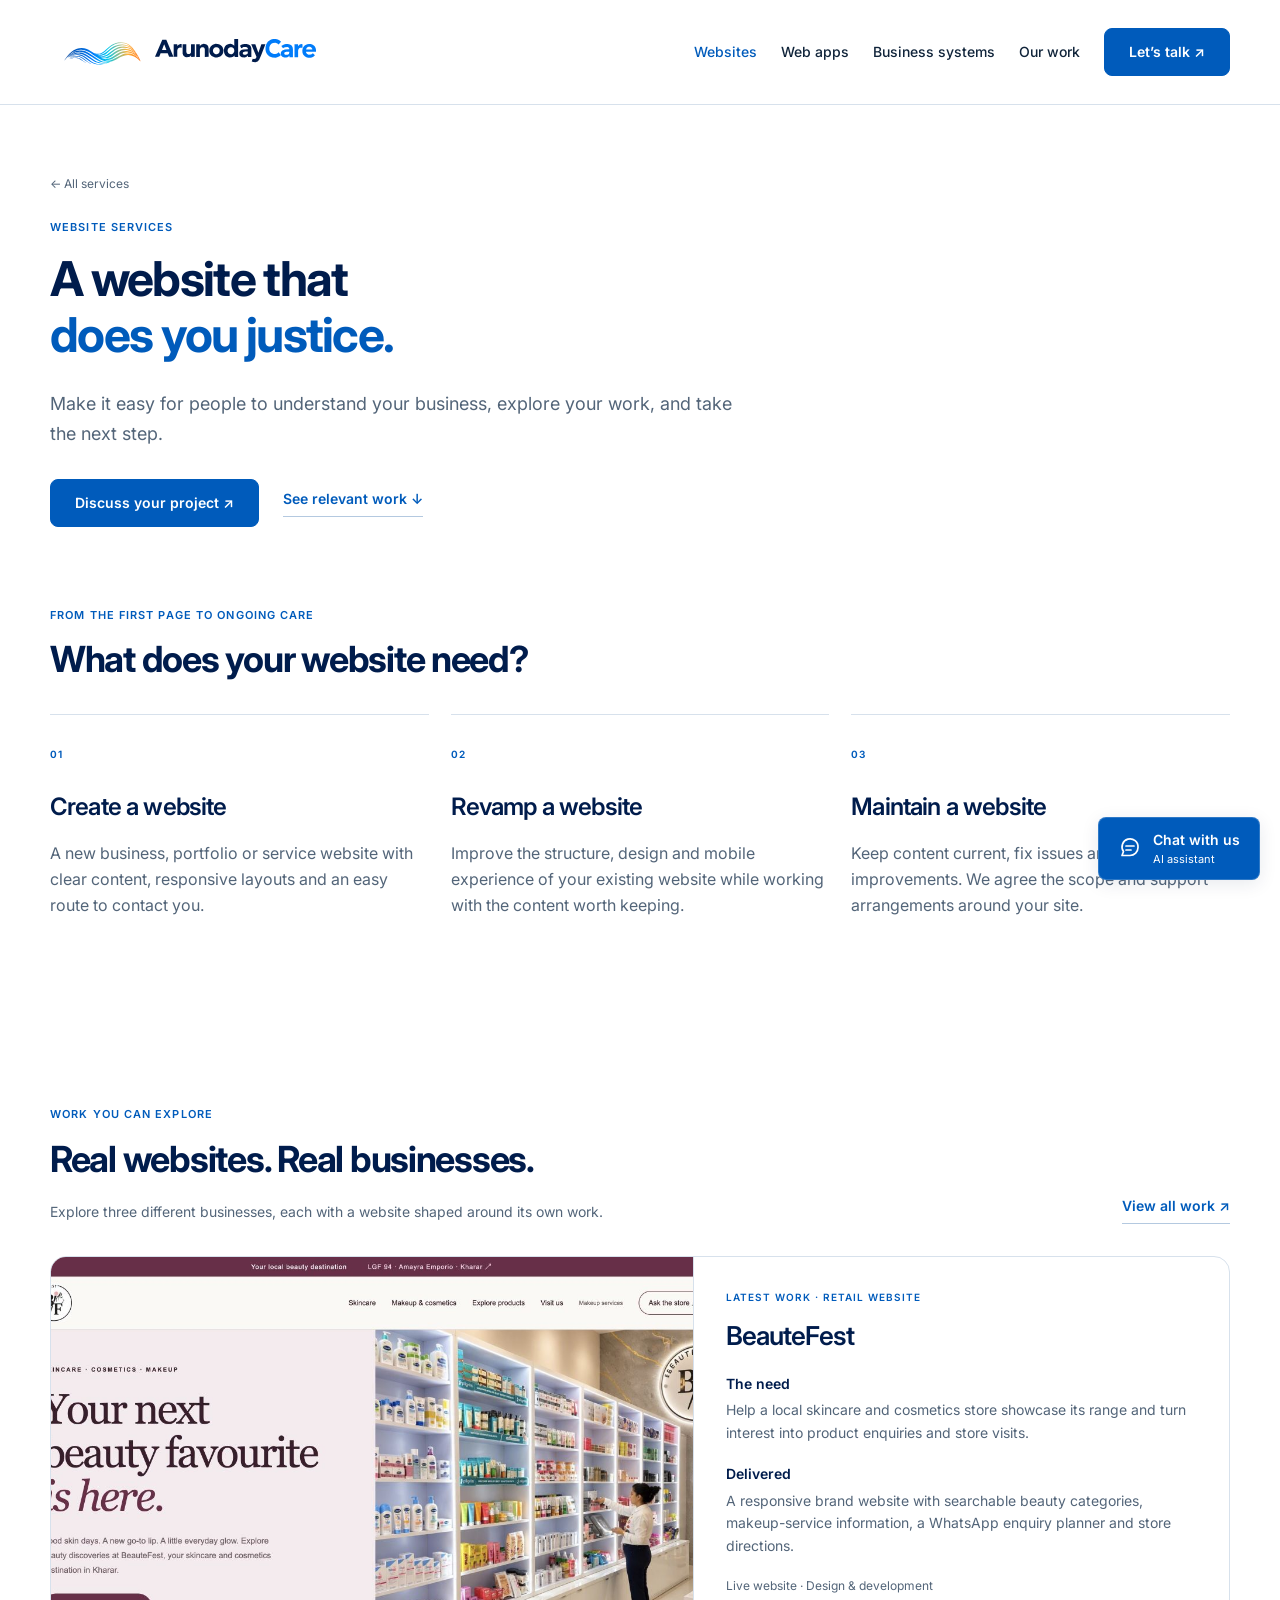
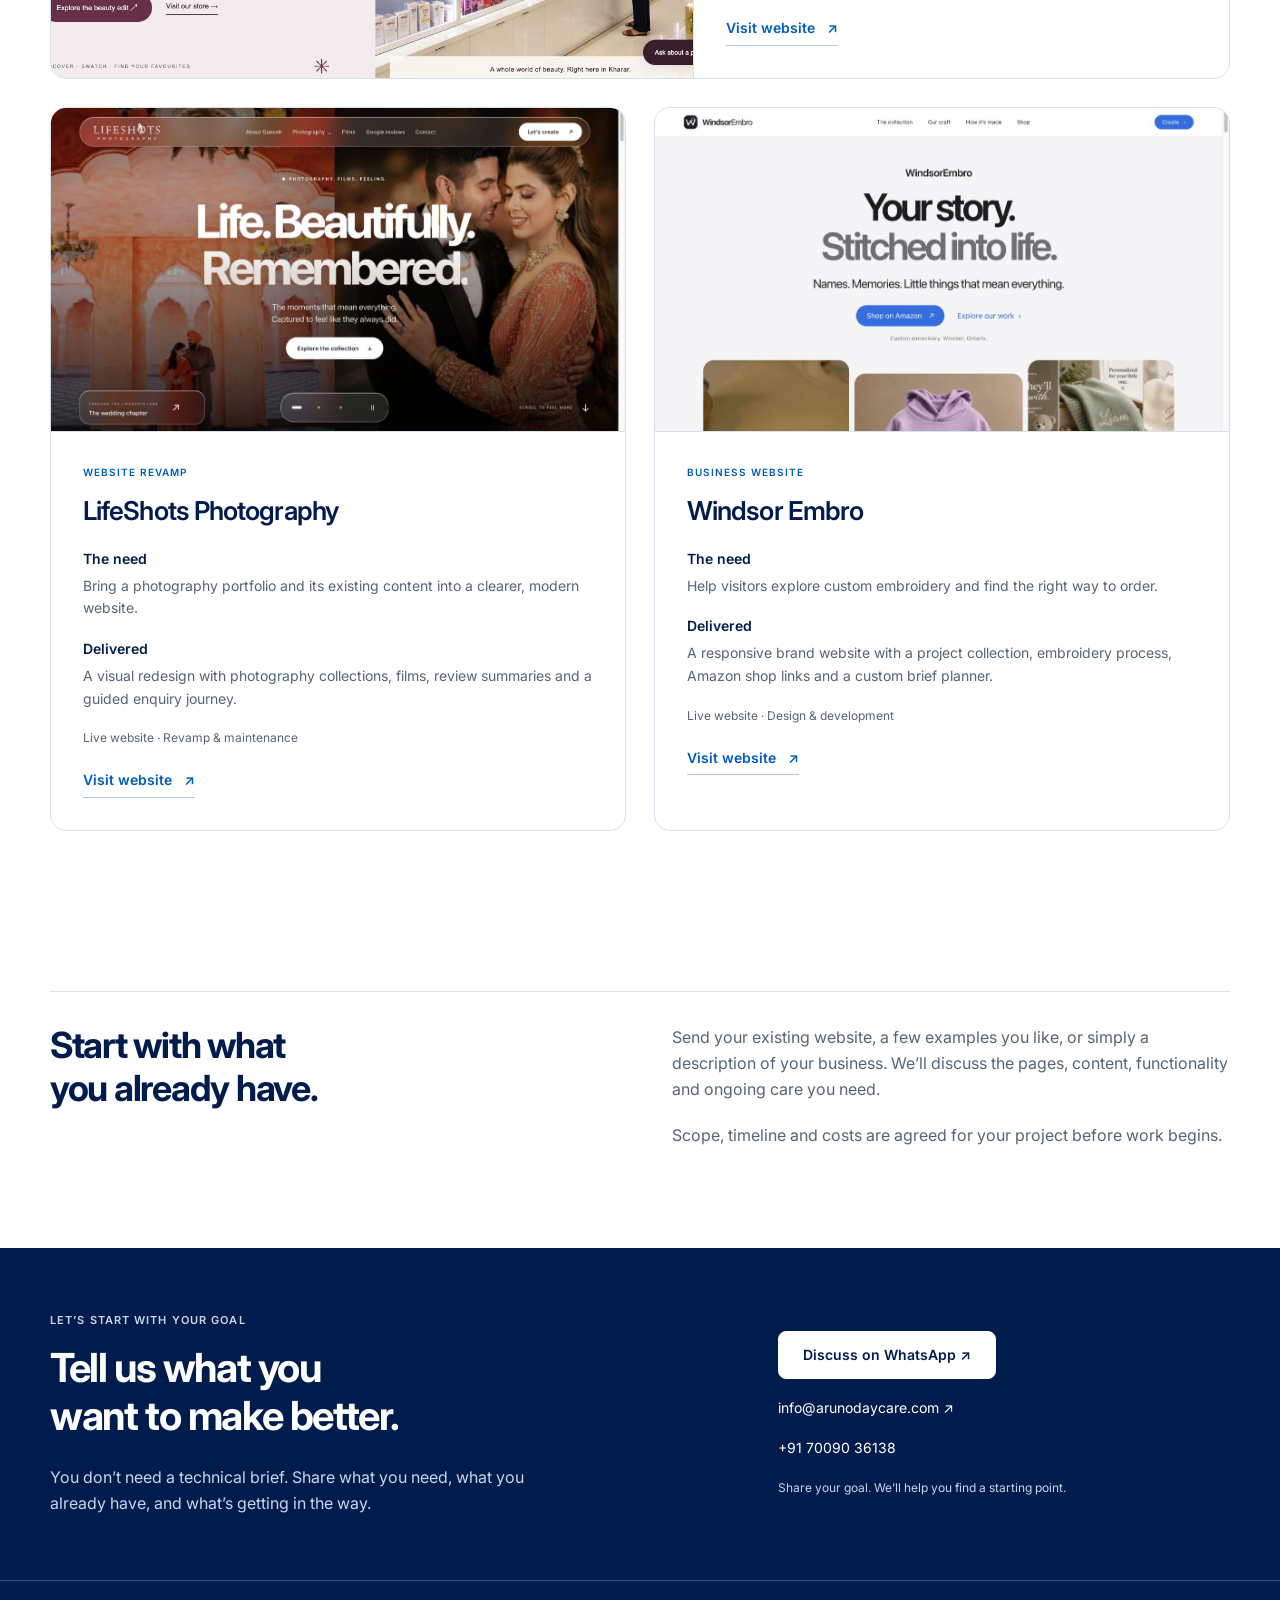
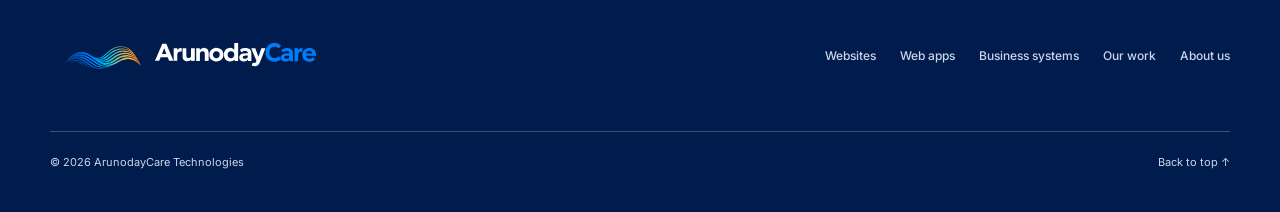
<file: websites.html>
<!doctype html><html lang="en"><head><meta charset="utf-8"><meta name="viewport" content="width=device-width,initial-scale=1"><meta name="theme-color" content="#f7f7f4"><title>Website Creation, Revamps & Maintenance | ArunodayCare Technologies</title><meta name="description" content="Build a new website, revamp an existing one or arrange ongoing maintenance. Explore BeauteFest, LifeShots Photography and Windsor Embro."><link rel="canonical" href="https://arunodaycare.com/websites.html"><meta property="og:type" content="website"><meta property="og:title" content="Website Creation, Revamps & Maintenance | ArunodayCare Technologies"><meta property="og:description" content="Build a new website, revamp an existing one or arrange ongoing maintenance. Explore BeauteFest, LifeShots Photography and Windsor Embro."><meta property="og:image" content="https://arunodaycare.com/assets/identity/social-card.png"><meta name="twitter:card" content="summary_large_image"><link rel="icon" href="favicon.svg" type="image/svg+xml"><link rel="apple-touch-icon" href="assets/identity/apple-touch-icon.png"><link rel="stylesheet" href="assets/site.css?v=3"><script defer src="assets/site.js?v=2"></script><link rel="stylesheet" href="assets/analytics-consent.css"><link rel="stylesheet" href="assets/assistant-link.css?v=popup-1"><script defer src="assets/analytics-config.js"></script><script defer src="assets/analytics.js"></script><script defer src="assets/assistant-link.js?v=popup-1"></script><link rel="stylesheet" href="assets/brand.css?v=brand-2"></head><body><a class="skip" href="#main">Skip to content</a><header><div class="wrap header-inner"><a class="brand" href="index.html" aria-label="ArunodayCare home"><picture><source media="(max-width:800px)" srcset="assets/identity/arunodaycare-wordmark-color.svg"><img src="assets/identity/arunodaycare-horizontal-color.svg" alt="ArunodayCare" width="1600" height="400"></picture></a><button class="menu-button" type="button" aria-expanded="false" aria-controls="navigation" hidden>Menu <span aria-hidden="true">＋</span></button><nav id="navigation" aria-label="Main navigation"><a href="websites.html" aria-current="page">Websites</a><a href="apps.html">Web apps</a><a href="business.html">Business systems</a><a href="work.html">Our work</a><a class="button small" href="#contact">Let’s talk ↗</a></nav></div></header><main id="main"><section class="page-intro wrap"><a class="back" href="index.html#services">← All services</a><span class="eyebrow">Website services</span><h1>A website that<br><span class="gradient">does you justice.</span></h1><p class="lead">Make it easy for people to understand your business, explore your work, and take the next step.</p><div class="actions"><a class="button primary" href="#contact">Discuss your project ↗</a><a class="text-link" href="#examples">See relevant work ↓</a></div></section><section class="wrap section section-tight"><div class="section-head"><div><span class="eyebrow">From the first page to ongoing care</span><h2>What does your website need?</h2></div></div><div class="offer-grid"><article class="offer"><span class="number">01</span><h3>Create a website</h3><p>A new business, portfolio or service website with clear content, responsive layouts and an easy route to contact you.</p></article><article class="offer"><span class="number">02</span><h3>Revamp a website</h3><p>Improve the structure, design and mobile experience of your existing website while working with the content worth keeping.</p></article><article class="offer"><span class="number">03</span><h3>Maintain a website</h3><p>Keep content current, fix issues and make ongoing improvements. We agree the scope and support arrangements around your site.</p></article></div></section><section class="section wrap" id="examples"><div class="section-head"><div><span class="eyebrow">Work you can explore</span><h2>Real websites. Real businesses.</h2><p>Explore three different businesses, each with a website shaped around its own work.</p></div><a class="text-link" href="work.html">View all work ↗</a></div><div class="project-grid"><article class="project project-feature" id="beautefest" data-category="websites"><a class="project-image" href="https://beautefest.in/" target="_blank" rel="noopener noreferrer" aria-label="Visit BeauteFest (opens in a new tab)"><img src="assets/work/beautefest.png" alt="BeauteFest skincare and cosmetics website showing its beauty-store homepage" width="1280" height="720" loading="lazy"></a><div class="project-copy"><span class="eyebrow">Latest work · Retail website</span><h3>BeauteFest</h3><p><strong>The need</strong>Help a local skincare and cosmetics store showcase its range and turn interest into product enquiries and store visits.</p><p><strong>Delivered</strong>A responsive brand website with searchable beauty categories, makeup-service information, a WhatsApp enquiry planner and store directions.</p><p class="note">Live website · Design &amp; development</p><a class="text-link" href="https://beautefest.in/" target="_blank" rel="noopener noreferrer">Visit website <span aria-hidden="true">↗</span><span class="sr-only"> (opens in a new tab)</span></a></div></article><article class="project" id="lifeshots" data-category="websites"><a class="project-image" href="https://lifeshots.in/" target="_blank" rel="noopener noreferrer" aria-label="Visit LifeShots Photography (opens in a new tab)"><img src="assets/work/lifeshots.png" alt="LifeShots Photography public homepage preview" width="1265" height="712" loading="lazy"></a><div class="project-copy"><span class="eyebrow">Website revamp</span><h3>LifeShots Photography</h3><p><strong>The need</strong> Bring a photography portfolio and its existing content into a clearer, modern website.</p><p><strong>Delivered</strong> A visual redesign with photography collections, films, review summaries and a guided enquiry journey.</p><p class="note">Live website · Revamp & maintenance</p><a class="text-link" href="https://lifeshots.in/" target="_blank" rel="noopener noreferrer">Visit website <span aria-hidden="true">↗</span><span class="sr-only"> (opens in a new tab)</span></a></div></article><article class="project" id="windsor" data-category="websites"><a class="project-image" href="https://windsorembro.com/" target="_blank" rel="noopener noreferrer" aria-label="Visit Windsor Embro (opens in a new tab)"><img src="assets/work/windsor.png" alt="Windsor Embro public homepage preview" width="1265" height="712" loading="lazy"></a><div class="project-copy"><span class="eyebrow">Business website</span><h3>Windsor Embro</h3><p><strong>The need</strong> Help visitors explore custom embroidery and find the right way to order.</p><p><strong>Delivered</strong> A responsive brand website with a project collection, embroidery process, Amazon shop links and a custom brief planner.</p><p class="note">Live website · Design & development</p><a class="text-link" href="https://windsorembro.com/" target="_blank" rel="noopener noreferrer">Visit website <span aria-hidden="true">↗</span><span class="sr-only"> (opens in a new tab)</span></a></div></article></div></section><section class="section wrap"><div class="split-note"><h2>Start with what<br>you already have.</h2><div><p>Send your existing website, a few examples you like, or simply a description of your business. We’ll discuss the pages, content, functionality and ongoing care you need.</p><p>Scope, timeline and costs are agreed for your project before work begins.</p></div></div></section><section class="contact" id="contact"><div class="wrap contact-grid"><div><span class="eyebrow">Let’s start with your goal</span><h2>Tell us what you<br>want to make better.</h2><p>You don’t need a technical brief. Share what you need, what you already have, and what’s getting in the way.</p></div><div class="contact-actions"><a class="button primary" href="https://wa.me/917009036138?text=Hi%2C%20I%20would%20like%20to%20discuss%20a%20website%20project." target="_blank" rel="noopener noreferrer" data-analytics-event="whatsapp_click" data-analytics-placement="a website project">Discuss on WhatsApp ↗</a><a href="mailto:info@arunodaycare.com?subject=a%20website%20project" data-analytics-event="email_click" data-analytics-placement="contact">info@arunodaycare.com ↗</a><a href="tel:+917009036138" data-analytics-event="phone_click" data-analytics-placement="contact">+91 70090 36138</a><small>Share your goal. We’ll help you find a starting point.</small></div></div></section></main><footer class="wrap"><div class="footer-top"><a href="index.html" class="footer-brand" aria-label="ArunodayCare home"><img src="assets/identity/arunodaycare-horizontal-reverse-color.svg" alt="ArunodayCare" width="1600" height="400"></a><nav aria-label="Footer navigation"><a href="websites.html" aria-current="page">Websites</a><a href="apps.html">Web apps</a><a href="business.html">Business systems</a><a href="work.html">Our work</a><a href="index.html#about">About us</a></nav></div><div class="footer-bottom"><span>© 2026 ArunodayCare Technologies</span><a href="#main">Back to top ↑</a></div></footer>

<a
    class="assistant-link"
    href="https://arunodaycare-ai-assistant.anchit-sharma15.workers.dev/"
    target="_blank"
    rel="noopener noreferrer"
    aria-label="Open chat with ArunodayCare's AI assistant"
    aria-haspopup="dialog"
    aria-controls="assistantPopup">
    <svg width="24" height="24" viewBox="0 0 24 24" fill="none" stroke="currentColor" stroke-width="1.7" aria-hidden="true" focusable="false">
        <path d="M20 11.5a8 8 0 0 1-8 8H4l1.5-4A8 8 0 1 1 20 11.5Z" stroke-linejoin="round"/>
        <path d="M8 10h8M8 14h5" stroke-linecap="round"/>
    </svg>
    <span>
        <strong>Chat with us</strong>
        <small>AI assistant</small>
    </span>
</a>

<dialog class="assistant-popup" id="assistantPopup" aria-labelledby="assistantPopupTitle">
    <div class="assistant-popup-toolbar">
        <h2 id="assistantPopupTitle">Chat with us</h2>
        <button type="button" id="assistantPopupClose" aria-label="Close chat" autofocus>×</button>
    </div>
    <p class="assistant-popup-status" id="assistantPopupStatus" role="status">Loading the assistant…</p>
    <iframe id="assistantPopupFrame" title="ArunodayCare automated receptionist" referrerpolicy="no-referrer" sandbox="allow-scripts allow-same-origin allow-forms allow-popups allow-popups-to-escape-sandbox" hidden></iframe>
    <div class="assistant-popup-footer">
        <a href="https://arunodaycare-ai-assistant.anchit-sharma15.workers.dev/" target="_blank" rel="noopener noreferrer">Open full page ↗</a>
    </div>
</dialog>

</body></html>
</file>
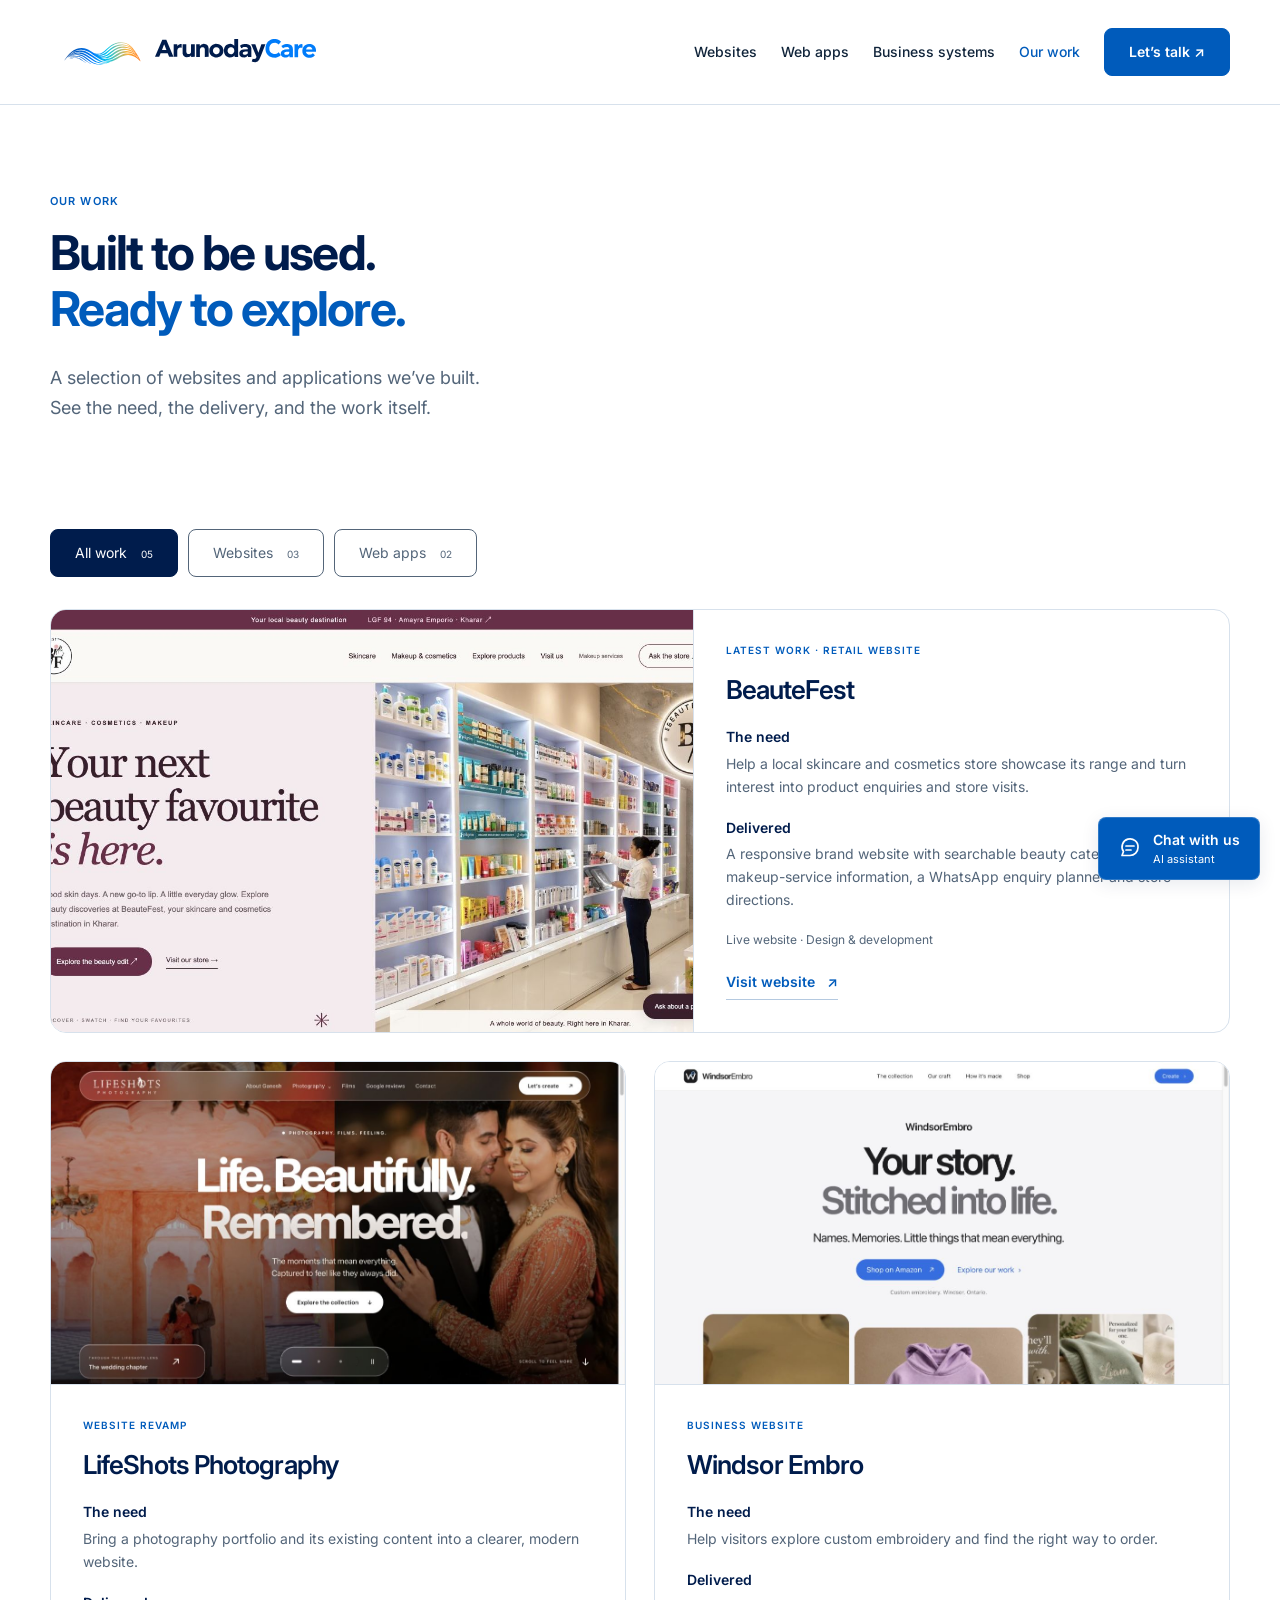
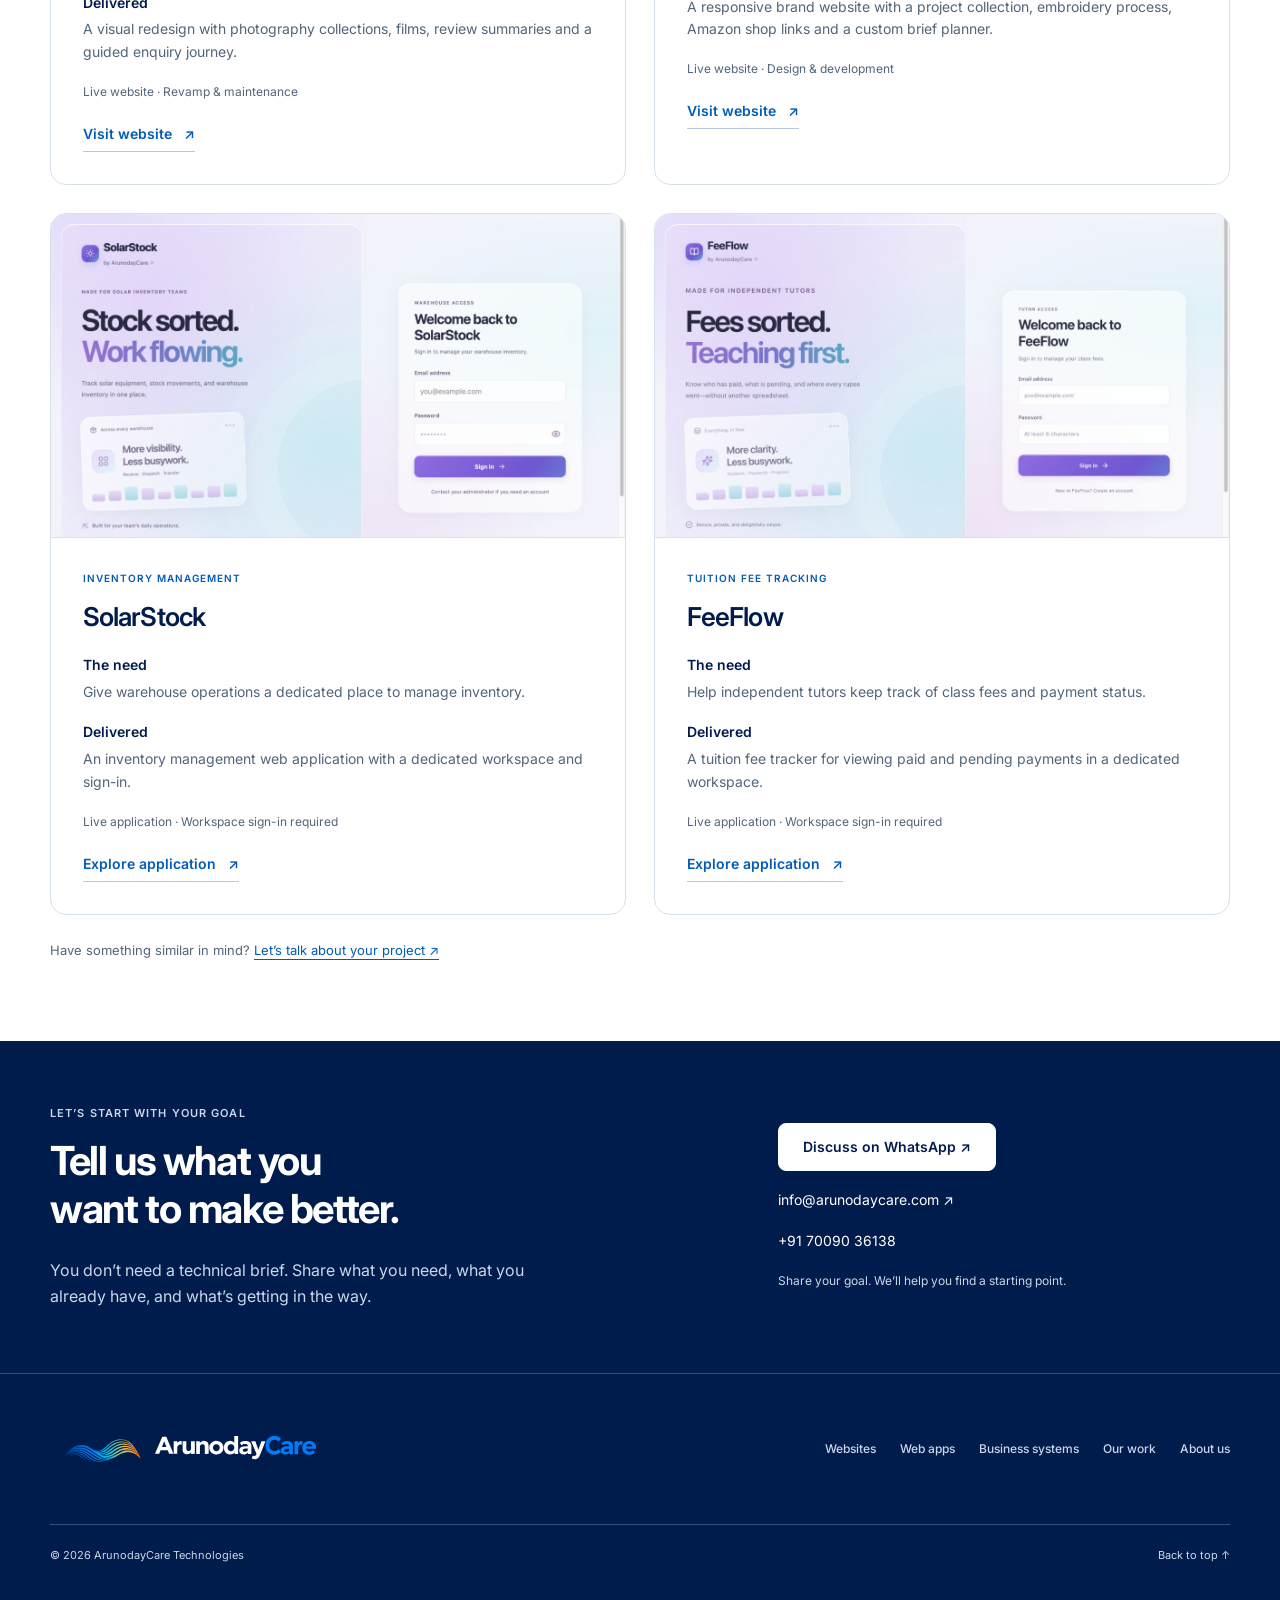
<file: work.html>
<!doctype html><html lang="en"><head><meta charset="utf-8"><meta name="viewport" content="width=device-width,initial-scale=1"><meta name="theme-color" content="#f7f7f4"><title>Selected Websites & Applications | ArunodayCare Technologies</title><meta name="description" content="Explore delivered work: BeauteFest, LifeShots Photography, Windsor Embro, SolarStock and FeeFlow. View real websites and live applications."><link rel="canonical" href="https://arunodaycare.com/work.html"><meta property="og:type" content="website"><meta property="og:title" content="Selected Websites & Applications | ArunodayCare Technologies"><meta property="og:description" content="Explore delivered work: BeauteFest, LifeShots Photography, Windsor Embro, SolarStock and FeeFlow. View real websites and live applications."><meta property="og:image" content="https://arunodaycare.com/assets/identity/social-card.png"><meta name="twitter:card" content="summary_large_image"><link rel="icon" href="favicon.svg" type="image/svg+xml"><link rel="apple-touch-icon" href="assets/identity/apple-touch-icon.png"><link rel="stylesheet" href="assets/site.css?v=3"><script defer src="assets/site.js?v=2"></script><link rel="stylesheet" href="assets/analytics-consent.css"><link rel="stylesheet" href="assets/assistant-link.css?v=popup-1"><script defer src="assets/analytics-config.js"></script><script defer src="assets/analytics.js"></script><script defer src="assets/assistant-link.js?v=popup-1"></script><link rel="stylesheet" href="assets/brand.css?v=brand-2"></head><body><a class="skip" href="#main">Skip to content</a><header><div class="wrap header-inner"><a class="brand" href="index.html" aria-label="ArunodayCare home"><picture><source media="(max-width:800px)" srcset="assets/identity/arunodaycare-wordmark-color.svg"><img src="assets/identity/arunodaycare-horizontal-color.svg" alt="ArunodayCare" width="1600" height="400"></picture></a><button class="menu-button" type="button" aria-expanded="false" aria-controls="navigation" hidden>Menu <span aria-hidden="true">＋</span></button><nav id="navigation" aria-label="Main navigation"><a href="websites.html">Websites</a><a href="apps.html">Web apps</a><a href="business.html">Business systems</a><a href="work.html" aria-current="page">Our work</a><a class="button small" href="#contact">Let’s talk ↗</a></nav></div></header><main id="main"><section class="page-intro wrap"><span class="eyebrow">Our work</span><h1>Built to be used.<br><span class="gradient">Ready to explore.</span></h1><p class="lead">A selection of websites and applications we’ve built.<br>See the need, the delivery, and the work itself.</p></section><section class="section wrap section-tight" id="projects"><div class="filters" role="group" aria-label="Filter projects" hidden><button type="button" data-filter="all" aria-pressed="true">All work <span>05</span></button><button type="button" data-filter="websites" aria-pressed="false">Websites <span>03</span></button><button type="button" data-filter="apps" aria-pressed="false">Web apps <span>02</span></button></div><p class="sr-only" id="filter-status" role="status"></p><div class="project-grid"><article class="project project-feature" id="beautefest" data-category="websites"><a class="project-image" href="https://beautefest.in/" target="_blank" rel="noopener noreferrer" aria-label="Visit BeauteFest (opens in a new tab)"><img src="assets/work/beautefest.png" alt="BeauteFest skincare and cosmetics website showing its beauty-store homepage" width="1280" height="720" loading="lazy"></a><div class="project-copy"><span class="eyebrow">Latest work · Retail website</span><h3>BeauteFest</h3><p><strong>The need</strong>Help a local skincare and cosmetics store showcase its range and turn interest into product enquiries and store visits.</p><p><strong>Delivered</strong>A responsive brand website with searchable beauty categories, makeup-service information, a WhatsApp enquiry planner and store directions.</p><p class="note">Live website · Design &amp; development</p><a class="text-link" href="https://beautefest.in/" target="_blank" rel="noopener noreferrer">Visit website <span aria-hidden="true">↗</span><span class="sr-only"> (opens in a new tab)</span></a></div></article><article class="project" id="lifeshots" data-category="websites"><a class="project-image" href="https://lifeshots.in/" target="_blank" rel="noopener noreferrer" aria-label="Visit LifeShots Photography (opens in a new tab)"><img src="assets/work/lifeshots.png" alt="LifeShots Photography public homepage preview" width="1265" height="712" loading="lazy"></a><div class="project-copy"><span class="eyebrow">Website revamp</span><h3>LifeShots Photography</h3><p><strong>The need</strong> Bring a photography portfolio and its existing content into a clearer, modern website.</p><p><strong>Delivered</strong> A visual redesign with photography collections, films, review summaries and a guided enquiry journey.</p><p class="note">Live website · Revamp & maintenance</p><a class="text-link" href="https://lifeshots.in/" target="_blank" rel="noopener noreferrer">Visit website <span aria-hidden="true">↗</span><span class="sr-only"> (opens in a new tab)</span></a></div></article><article class="project" id="windsor" data-category="websites"><a class="project-image" href="https://windsorembro.com/" target="_blank" rel="noopener noreferrer" aria-label="Visit Windsor Embro (opens in a new tab)"><img src="assets/work/windsor.png" alt="Windsor Embro public homepage preview" width="1265" height="712" loading="lazy"></a><div class="project-copy"><span class="eyebrow">Business website</span><h3>Windsor Embro</h3><p><strong>The need</strong> Help visitors explore custom embroidery and find the right way to order.</p><p><strong>Delivered</strong> A responsive brand website with a project collection, embroidery process, Amazon shop links and a custom brief planner.</p><p class="note">Live website · Design & development</p><a class="text-link" href="https://windsorembro.com/" target="_blank" rel="noopener noreferrer">Visit website <span aria-hidden="true">↗</span><span class="sr-only"> (opens in a new tab)</span></a></div></article><article class="project" id="solarstock" data-category="apps"><a class="project-image" href="https://solarstock.arunodaycare.com/" target="_blank" rel="noopener noreferrer" aria-label="Visit SolarStock (opens in a new tab)"><img src="assets/apps/solarstock-login-v2.jpg" alt="SolarStock public sign-in screen" width="1265" height="712" loading="lazy"></a><div class="project-copy"><span class="eyebrow">Inventory management</span><h3>SolarStock</h3><p><strong>The need</strong> Give warehouse operations a dedicated place to manage inventory.</p><p><strong>Delivered</strong> An inventory management web application with a dedicated workspace and sign-in.</p><p class="note">Live application · Workspace sign-in required</p><a class="text-link" href="https://solarstock.arunodaycare.com/" target="_blank" rel="noopener noreferrer">Explore application <span aria-hidden="true">↗</span><span class="sr-only"> (opens in a new tab)</span></a></div></article><article class="project" id="feeflow" data-category="apps"><a class="project-image" href="https://feeflow.arunodaycare.com/" target="_blank" rel="noopener noreferrer" aria-label="Visit FeeFlow (opens in a new tab)"><img src="assets/apps/feeflow-login-v2.jpg" alt="FeeFlow public sign-in screen" width="1265" height="712" loading="lazy"></a><div class="project-copy"><span class="eyebrow">Tuition fee tracking</span><h3>FeeFlow</h3><p><strong>The need</strong> Help independent tutors keep track of class fees and payment status.</p><p><strong>Delivered</strong> A tuition fee tracker for viewing paid and pending payments in a dedicated workspace.</p><p class="note">Live application · Workspace sign-in required</p><a class="text-link" href="https://feeflow.arunodaycare.com/" target="_blank" rel="noopener noreferrer">Explore application <span aria-hidden="true">↗</span><span class="sr-only"> (opens in a new tab)</span></a></div></article></div><p class="help-line">Have something similar in mind? <a href="#contact">Let’s talk about your project ↗</a></p></section><section class="contact" id="contact"><div class="wrap contact-grid"><div><span class="eyebrow">Let’s start with your goal</span><h2>Tell us what you<br>want to make better.</h2><p>You don’t need a technical brief. Share what you need, what you already have, and what’s getting in the way.</p></div><div class="contact-actions"><a class="button primary" href="https://wa.me/917009036138?text=Hi%2C%20I%20would%20like%20to%20discuss%20a%20project%20inspired%20by%20your%20portfolio." target="_blank" rel="noopener noreferrer" data-analytics-event="whatsapp_click" data-analytics-placement="a project inspired by your portfolio">Discuss on WhatsApp ↗</a><a href="mailto:info@arunodaycare.com?subject=a%20project%20inspired%20by%20your%20portfolio" data-analytics-event="email_click" data-analytics-placement="contact">info@arunodaycare.com ↗</a><a href="tel:+917009036138" data-analytics-event="phone_click" data-analytics-placement="contact">+91 70090 36138</a><small>Share your goal. We’ll help you find a starting point.</small></div></div></section></main><footer class="wrap"><div class="footer-top"><a href="index.html" class="footer-brand" aria-label="ArunodayCare home"><img src="assets/identity/arunodaycare-horizontal-reverse-color.svg" alt="ArunodayCare" width="1600" height="400"></a><nav aria-label="Footer navigation"><a href="websites.html">Websites</a><a href="apps.html">Web apps</a><a href="business.html">Business systems</a><a href="work.html" aria-current="page">Our work</a><a href="index.html#about">About us</a></nav></div><div class="footer-bottom"><span>© 2026 ArunodayCare Technologies</span><a href="#main">Back to top ↑</a></div></footer>

<a
    class="assistant-link"
    href="https://arunodaycare-ai-assistant.anchit-sharma15.workers.dev/"
    target="_blank"
    rel="noopener noreferrer"
    aria-label="Open chat with ArunodayCare's AI assistant"
    aria-haspopup="dialog"
    aria-controls="assistantPopup">
    <svg width="24" height="24" viewBox="0 0 24 24" fill="none" stroke="currentColor" stroke-width="1.7" aria-hidden="true" focusable="false">
        <path d="M20 11.5a8 8 0 0 1-8 8H4l1.5-4A8 8 0 1 1 20 11.5Z" stroke-linejoin="round"/>
        <path d="M8 10h8M8 14h5" stroke-linecap="round"/>
    </svg>
    <span>
        <strong>Chat with us</strong>
        <small>AI assistant</small>
    </span>
</a>

<dialog class="assistant-popup" id="assistantPopup" aria-labelledby="assistantPopupTitle">
    <div class="assistant-popup-toolbar">
        <h2 id="assistantPopupTitle">Chat with us</h2>
        <button type="button" id="assistantPopupClose" aria-label="Close chat" autofocus>×</button>
    </div>
    <p class="assistant-popup-status" id="assistantPopupStatus" role="status">Loading the assistant…</p>
    <iframe id="assistantPopupFrame" title="ArunodayCare automated receptionist" referrerpolicy="no-referrer" sandbox="allow-scripts allow-same-origin allow-forms allow-popups allow-popups-to-escape-sandbox" hidden></iframe>
    <div class="assistant-popup-footer">
        <a href="https://arunodaycare-ai-assistant.anchit-sharma15.workers.dev/" target="_blank" rel="noopener noreferrer">Open full page ↗</a>
    </div>
</dialog>

</body></html>
</file>
<file: assets/site.css>
:root{--bg:#f7f7f4;--surface:#fff;--text:#111317;--muted:#5e6470;--line:#dfe2e6;--blue:#285cdb;--soft:#edf2ff;--text-soft:#353b45;color-scheme:light;font-family:Inter,-apple-system,BlinkMacSystemFont,"Segoe UI",sans-serif}*{box-sizing:border-box}html{scroll-behavior:smooth;scroll-padding-top:110px}body{margin:0;background:var(--bg);color:var(--text);font-size:16px;line-height:1.65;-webkit-font-smoothing:antialiased}a{color:inherit;text-decoration:none}button{font:inherit;cursor:pointer}img{max-width:100%;display:block}p{margin:0 0 20px;color:var(--muted)}h1,h2,h3{line-height:1.1;letter-spacing:-.045em;margin:0;font-weight:650}h1{font-size:clamp(48px,6.8vw,84px)}h2{font-size:clamp(32px,4vw,48px)}h3{font-size:26px}a,button,summary{-webkit-tap-highlight-color:transparent}a:focus-visible,button:focus-visible,summary:focus-visible{outline:3px solid #275deb;outline-offset:5px;border-radius:4px}.wrap{width:min(1180px,calc(100% - 80px));margin-inline:auto}.skip{position:fixed;left:20px;top:-100px;z-index:20000;padding:10px 20px;background:#fff;color:#111}.skip:focus{top:10px}header{position:sticky;top:0;z-index:100;background:rgba(247,247,244,.97);border-bottom:1px solid var(--line)}.header-inner{display:flex;align-items:center;justify-content:space-between;min-height:94px;gap:20px}.brand img{width:165px;height:64px;object-fit:contain}nav{display:flex;gap:28px;align-items:center}nav a{font-size:14px;font-weight:550}nav a:hover,nav a[aria-current]{color:var(--blue)}.button{display:inline-flex;align-items:center;justify-content:center;gap:16px;min-height:48px;padding:12px 23px;border:1px solid var(--line);border-radius:100px;font-size:14px;font-weight:600;background:var(--surface);line-height:1.4;text-align:center;transition:background .2s,transform .2s}.button:hover{transform:translateY(-2px);background:#edf1fa}.button.primary{background:var(--blue);color:#fff;border-color:var(--blue)}.button.primary:hover{background:#164abe}.button.small{background:var(--text);color:#fff;padding:10px 21px;min-height:42px}.menu-button{border:1px solid var(--line);border-radius:30px;background:#fff;padding:8px 15px}.menu-button[hidden]{display:none}.hero{position:relative;padding-top:78px;padding-bottom:60px}.hero-label,.eyebrow{font-size:11px;font-weight:650;letter-spacing:.15em;text-transform:uppercase}.hero-label{display:flex;align-items:center;gap:10px;color:var(--muted);margin-bottom:28px;letter-spacing:.12em}.status-dot{width:7px;height:7px;display:inline-block;border-radius:50%;background:var(--blue);box-shadow:0 0 0 5px #e4eafa}.hero h1{max-width:900px}.gradient{color:var(--blue);background:linear-gradient(100deg,#247dcd,#5b5bea);background-clip:text;-webkit-background-clip:text;-webkit-text-fill-color:transparent}.lead{font-size:20px;line-height:1.65;max-width:730px;margin-top:26px;margin-bottom:26px}.text-link{font-size:14px;font-weight:650;display:inline-flex;align-items:center;gap:12px;border-bottom:1px solid currentColor;padding-bottom:3px}.text-link:hover{color:var(--blue)}.hero-aside{position:absolute;right:0;bottom:64px;color:var(--muted);font-size:12px;border-left:1px solid var(--line);padding-left:20px;line-height:1.6}.section{padding-block:88px}.section-tight{padding-top:20px}.service-section{padding-bottom:32px}.section-head{display:flex;justify-content:space-between;gap:32px;align-items:end;margin-bottom:32px}.eyebrow{display:block;color:var(--blue);margin-bottom:14px}.section-head p{max-width:340px;margin:0;font-size:15px}.section-head h2+p{max-width:690px;margin-top:20px}.section-head .text-link{flex-shrink:0}.paths{display:grid;grid-template-columns:repeat(3,1fr);gap:16px}.path{display:flex;flex-direction:column;background:#fff;border:1px solid var(--line);border-radius:22px;padding:28px;min-height:370px;transition:transform .2s,box-shadow .2s}.path:hover{transform:translateY(-5px);box-shadow:0 16px 35px #1113170c}.path-blue{background:var(--soft);border-color:#d9e3fa}.path-dark{background:#141b29;color:#fff;border-color:#141b29}.path-top{display:flex;justify-content:space-between;align-items:center;margin-bottom:34px}.number{font-size:10px;font-weight:650;letter-spacing:.13em;color:var(--muted)}.path-arrow{font-size:24px;line-height:1}.path h3{font-size:29px;margin-bottom:20px}.path p{font-size:14px;line-height:1.7;margin-bottom:25px}.path-dark p,.path-dark .number,.path-dark .path-foot{color:#bfc9dd}.path-foot{font-size:11px;color:var(--muted);margin-top:auto;margin-bottom:18px}.path-cta{display:flex;align-items:center;justify-content:space-between;font-size:13px;font-weight:650;border-top:1px solid #ccd4e5;padding-top:18px}.path-dark .path-cta{border-color:#3a4354}.help-line{font-size:13px;margin-top:25px;margin-bottom:0}.help-line a{color:var(--text);text-decoration:underline;text-underline-offset:4px}.project-grid{display:grid;grid-template-columns:repeat(2,minmax(0,1fr));gap:28px}.project{border:1px solid var(--line);border-radius:20px;overflow:hidden;background:#fff;scroll-margin-top:115px}.project[hidden]{display:none}.project-image{display:block;background:#e6eaf0;overflow:hidden;border-bottom:1px solid var(--line)}.project-image img{width:100%;height:auto;aspect-ratio:16/9;object-fit:cover;object-position:top;transition:transform .4s}.project-image:hover img{transform:scale(1.025)}.project-copy{padding:28px}.project-copy h3{margin-bottom:20px}.project-copy p{font-size:14px;margin-bottom:18px}.project-copy strong{display:block;font-weight:650;color:var(--text);margin-bottom:4px}.project-copy .eyebrow{font-size:10px}.project-copy .note,.note{font-size:11px;line-height:1.6;color:#626b78}.project-copy .text-link{margin-top:4px}.app-strip{display:flex;justify-content:space-between;align-items:center;gap:24px;border-top:1px solid var(--line);margin-top:36px;padding-top:30px}.app-strip h3{font-size:24px;margin-bottom:10px}.app-strip p{font-size:14px;margin:0}.app-strip .eyebrow{font-size:10px}.about{background:#ecefeb}.about-grid{display:grid;grid-template-columns:1fr 1.2fr;gap:80px}.about .lead{margin-top:0;color:#252c37}.about p{font-size:16px}.steps{display:flex;gap:24px;border-top:1px solid #cfd6d1;padding-top:22px;margin-top:28px}.steps span{font-size:12px}.steps b{display:block;color:var(--blue);font-size:10px;letter-spacing:.12em;margin-bottom:6px}.contact{background:#151d2b;color:#fff;padding-block:75px}.contact-grid{display:grid;grid-template-columns:1.4fr 1fr;gap:100px;align-items:center}.contact .eyebrow{color:#a7c0ff}.contact h2{font-size:42px}.contact p{color:#bec7d6;font-size:15px;margin-top:24px;max-width:500px;margin-bottom:0}.contact-actions{display:flex;flex-direction:column;align-items:start;gap:18px;font-size:14px}.contact-actions small{color:#b6c2d6;font-size:12px}.contact-actions a:not(.button):hover{text-decoration:underline}.footer-top{display:flex;justify-content:space-between;gap:30px;padding-top:50px;padding-bottom:38px}.footer-brand{font-weight:700;font-size:22px;letter-spacing:-.04em}.footer-brand span{display:block;font-size:12px;font-weight:400;color:var(--muted);letter-spacing:0;margin-top:5px}.footer-top nav{gap:20px;flex-wrap:wrap}.footer-top nav a{font-size:12px}.footer-bottom{display:flex;justify-content:space-between;border-top:1px solid var(--line);padding-top:22px;padding-bottom:80px;color:var(--muted);font-size:11px}.page-intro{padding-block:62px}.page-intro h1{font-size:clamp(46px,6vw,76px)}.page-intro .eyebrow{margin-top:28px}.page-intro .lead{max-width:710px}.back{font-size:12px;color:var(--muted)}.back:hover{color:var(--blue)}.actions{display:flex;gap:24px;align-items:center;flex-wrap:wrap;margin-top:30px}.offer-grid{display:grid;grid-template-columns:repeat(3,1fr);gap:22px}.offer{border-top:1px solid #cbd2dd;padding:25px 4px 12px}.offer .number{color:var(--blue)}.offer h3{font-size:26px;margin-block:26px 18px}.offer p{font-size:15px}.split-note{display:grid;grid-template-columns:1fr 1fr;gap:70px;padding-top:38px;border-top:1px solid var(--line)}.split-note p{font-size:16px}.info-note{display:flex;align-items:start;gap:40px;background:#eaf0fa;border-radius:16px;padding:25px 30px;margin-top:30px;font-size:14px}.info-note strong{flex:1;line-height:1.5}.info-note p{flex:2;margin:0}.details-list{border-top:1px solid var(--line)}details{border-bottom:1px solid var(--line);scroll-margin-top:115px}summary{display:flex;justify-content:space-between;align-items:center;gap:28px;padding:26px 0;cursor:pointer;list-style:none;font-size:22px;font-weight:550;line-height:1.4;letter-spacing:-.02em}summary::-webkit-details-marker{display:none}summary small{display:block;font-size:12px;font-weight:400;letter-spacing:0;color:var(--muted);margin-top:8px}.details-plus{color:var(--blue);font-size:24px;font-weight:400;transition:transform .2s}details[open] .details-plus{transform:rotate(45deg)}.details-body{max-width:780px;padding-bottom:30px}.details-body p{font-size:16px}.example-panel{display:grid;grid-template-columns:.7fr 1.3fr;gap:60px;padding:45px;border-radius:24px;background:#eaf0fa}.example-panel h3{font-size:32px;margin-bottom:20px}.example-panel p{font-size:15px}.example-panel .note{font-size:11px;margin-top:20px;margin-bottom:0}.example-orb{display:grid;place-items:center;font-size:150px;color:#fff;background:radial-gradient(ellipse at 30% 20%,#5c99ef,#4846b0);border-radius:24px;min-height:260px}.filters{display:flex;gap:10px;flex-wrap:wrap;margin-bottom:32px}.filters[hidden]{display:none}.filters button{border:1px solid #d4dbe7;border-radius:100px;padding:10px 20px;font-size:13px;background:transparent;color:var(--muted)}.filters button[aria-pressed=true]{background:var(--text);color:#fff;border-color:var(--text)}.filters span{margin-left:10px;font-size:10px}.sr-only{position:absolute;width:1px;height:1px;padding:0;margin:-1px;overflow:hidden;clip:rect(0,0,0,0);white-space:nowrap;border:0}
@media(min-width:801px){.menu-button{display:none!important}}
@media(max-width:1000px){.wrap{width:calc(100% - 48px)}nav{gap:17px}nav a{font-size:12px}.brand img{width:145px}.path{padding:23px}.path h3{font-size:25px}.hero-aside{display:none}.contact-grid{gap:50px}.footer-top{flex-direction:column}.about-grid{gap:40px}}
@media(max-width:800px){.header-inner{flex-wrap:wrap;gap:0;min-height:80px}.brand img{width:140px;height:58px}.menu-button:not([hidden]){display:block}header nav{width:100%;padding-block:10px 22px;gap:12px;flex-wrap:wrap}header nav[hidden]{display:none}header nav a{padding:9px;font-size:13px}.hero{padding-top:48px;padding-bottom:48px}.hero h1{font-size:clamp(44px,7.6vw,62px)}.hero-label{font-size:10px}.lead{font-size:18px}.paths{grid-template-columns:1fr}.path{min-height:0;padding:25px}.path-top{margin-bottom:24px}.path h3{font-size:30px}.path p{font-size:15px;max-width:520px;margin-bottom:20px}.path h3 br{display:none}.path-foot{margin-bottom:16px}.path-cta{padding-top:16px}.section{padding-block:60px}.section-tight{padding-top:10px}.section-head{align-items:start}.section-head h2{font-size:36px}.section-head>p{display:none}.project-grid{gap:18px}.project-copy{padding:21px}.project-copy h3{font-size:23px}.about-grid,.contact-grid{grid-template-columns:1fr;gap:34px}.about .lead{font-size:20px}.contact{padding-block:54px}.contact h2{font-size:38px}.contact-actions{gap:16px}.offer-grid{gap:20px}.offer h3{font-size:23px}.offer p{font-size:14px}.split-note{gap:35px}.info-note{gap:20px}.example-panel{gap:30px;padding:30px}.example-orb{font-size:100px;min-height:200px}.app-strip{align-items:start;flex-direction:column}.page-intro{padding-block:45px}.page-intro h1{font-size:clamp(44px,7.3vw,64px)}}
@media(max-width:560px){.wrap{width:calc(100% - 36px)}.hero-label{letter-spacing:.045em}.hero h1{font-size:45px}.hero .lead{font-size:17px}.desktop{display:none}.hero-label{margin-bottom:23px}.section-head{flex-direction:column;gap:20px;margin-bottom:25px}.section-head h2{font-size:34px}.project-grid,.offer-grid,.split-note,.example-panel{grid-template-columns:1fr}.project-copy{padding:24px}.project-copy h3{font-size:26px}.project-copy p{font-size:14px}.help-line{font-size:12px;line-height:1.9}.offer{padding-bottom:0}.offer h3{margin-top:16px}.info-note{flex-direction:column;gap:12px;padding:23px}.page-intro .lead{font-size:17px}.page-intro h1{font-size:43px}.actions{gap:20px}.section-tight{padding-top:0}.split-note{gap:22px}.example-panel{padding:25px}.example-orb{min-height:140px;font-size:95px}.example-panel h3{font-size:28px}summary{font-size:19px}.contact h2{font-size:34px}.footer-top nav{align-items:start;gap:16px 20px}.steps{gap:25px}.steps span{font-size:11px}.filters button{padding:10px 15px}.assistant-link{padding:11px 14px}.assistant-link strong{font-size:12px}.assistant-link small{font-size:10px}.contact-actions small{max-width:230px}}
@media(prefers-reduced-motion:reduce){html{scroll-behavior:auto}*,*::before,*::after{transition:none!important;animation:none!important}}

@media(max-width:560px){.assistant-link>span{display:none}.assistant-link.assistant-link{padding:14px;border-radius:50%}}

/* Latest project spans the grid while keeping the portfolio compact. */
.project-feature{grid-column:1/-1;display:grid;grid-template-columns:1.2fr 1fr;align-items:stretch}
.project-feature .project-image{display:flex;align-items:center;border-bottom:0;border-right:1px solid var(--line)}
.project-feature .project-image img{height:100%;min-height:300px;object-fit:cover;object-position:top}
.project-feature .project-copy{align-self:center}
@media(max-width:800px){.project-feature{grid-template-columns:1fr}.project-feature .project-image{border-right:0;border-bottom:1px solid var(--line)}.project-feature .project-image img{height:auto;min-height:0}}
</file>
<file: assets/analytics-consent.css>
/* Analytics choice uses the existing site palette and typography. */
#analyticsConsent[hidden] { display: none; }
#analyticsConsent {
  position: fixed;
  z-index: 10000;
  bottom: 18px;
  left: 18px;
  width: min(460px, calc(100% - 36px));
  padding: 20px;
  background: var(--surface, #fff);
  color: var(--text, #0c0d10);
  border: 1px solid var(--text-soft, #2a2b30);
  border-radius: 16px;
  box-shadow: 0 8px 30px rgb(0 0 0 / 12%);
  font: 14px/1.6 Inter, sans-serif;
}
#analyticsConsent p { margin: 0 0 14px; }
.analytics-consent-actions { display: flex; flex-wrap: wrap; gap: 10px; }
#analyticsConsent button, #analyticsPreferences {
  font: inherit;
  cursor: pointer;
  border: 1px solid var(--text-soft, #2a2b30);
  border-radius: 8px;
  padding: 9px 14px;
  background: var(--surface, #fff);
  color: var(--text, #0c0d10);
}
#analyticsPreferences { margin: 16px; font-size: 12px; }
#analyticsConsent button:focus-visible, #analyticsPreferences:focus-visible {
  outline: 2px solid var(--text, #0c0d10);
  outline-offset: 3px;
}
</file>
<file: assets/assistant-link.css>
/* A plain link keeps the assistant available without JavaScript. */
.assistant-link {
  position: fixed;
  right: max(20px, env(safe-area-inset-right));
  bottom: max(var(--assistant-link-bottom, 20px), env(safe-area-inset-bottom));
  z-index: 900;
  display: flex;
  align-items: center;
  gap: 11px;
  padding: 13px 19px;
  border: 1px solid rgb(255 255 255 / 18%);
  border-radius: 40px;
  background: #1769ff;
  color: #fff;
  box-shadow: 0 6px 24px rgb(23 105 255 / 24%);
  font: inherit;
  line-height: 1.3;
  text-decoration: none;
}
.assistant-link strong { display: block; font-size: 14px; font-weight: 600; }
.assistant-link small { display: block; margin-top: 3px; font-size: 11px; }
.assistant-link:hover { background: #0d53d6; color: #fff; }
.assistant-link:focus-visible {
  outline: 3px solid var(--text, #0c0d10);
  outline-offset: 4px;
}
@media (max-width: 640px) {
  .assistant-link { right: 16px; padding: 12px 16px; }
}

body.assistant-popup-open { overflow: hidden; }
.assistant-popup {
  position: fixed;
  inset: auto 20px 20px auto;
  margin: 0;
  width: min(440px, calc(100vw - 40px));
  height: min(720px, calc(100dvh - 40px));
  max-width: none;
  max-height: none;
  padding: 0;
  border: 1px solid var(--border-strong, #ddd);
  border-radius: 18px;
  background: var(--surface, #fff);
  color: var(--text, #0c0d10);
  box-shadow: 0 20px 70px rgb(0 0 0 / 25%);
}
.assistant-popup[open] { display: flex; flex-direction: column; }
.assistant-popup [hidden] { display: none !important; }
.assistant-popup::backdrop { background: rgb(0 0 0 / 24%); }
.assistant-popup-toolbar {
  display: flex;
  align-items: center;
  justify-content: space-between;
  flex-shrink: 0;
  padding: 8px 12px 8px 18px;
  border-bottom: 1px solid var(--border, #ddd);
}
.assistant-popup-toolbar h2 { margin: 0; font-size: 14px; letter-spacing: 0; }
.assistant-popup-toolbar button {
  width: 34px;
  height: 34px;
  border: 0;
  border-radius: 8px;
  background: var(--surface-2, #efefeb);
  color: inherit;
  font: inherit;
  font-size: 24px;
  line-height: 1;
  cursor: pointer;
}
.assistant-popup-toolbar button:focus-visible,
.assistant-popup-footer a:focus-visible { outline: 3px solid #1769ff; outline-offset: 2px; }
.assistant-popup-status { display: grid; place-items: center; flex: 1; margin: 0; font-size: 14px; }
.assistant-popup iframe { display: block; flex: 1; width: 100%; min-height: 0; border: 0; background: #fff; }
.assistant-popup-footer { flex-shrink: 0; padding: 7px 14px; text-align: right; border-top: 1px solid var(--border, #ddd); }
.assistant-popup-footer a { font-size: 11px; color: inherit; }
@media (max-width: 640px) {
  .assistant-popup { inset: 12px; width: calc(100vw - 24px); height: calc(100dvh - 24px); border-radius: 14px; }
}
</file>
<file: assets/brand.css>
@font-face{font-family:Inter;src:url('fonts/Inter.ttf?v=1.0.0') format('truetype');font-weight:100 900;font-style:normal;font-display:swap}
:root{--bg:#FFFFFF;--surface:#FFFFFF;--text:#10243A;--muted:#536579;--line:#D7E1EC;--blue:#005BBB;--soft:#F3F7FB;--text-soft:#536579;--navy:#001C4C;--brand-blue:#007CFA;--cyan:#00C8EE;--orange:#FF8A1D;font-family:Inter,Arial,sans-serif}
body{font-family:Inter,Arial,sans-serif;line-height:1.625;background:#fff;color:var(--text)}h1,h2,h3{color:var(--navy);font-weight:700;letter-spacing:-.035em}h1{font-size:56px;line-height:1.14}h2{font-size:40px;line-height:1.2}h3{line-height:1.3;font-weight:600}p{color:var(--muted)}a:focus-visible,button:focus-visible,summary:focus-visible{outline-color:var(--blue);border-radius:8px}.wrap{width:min(1180px,calc(100% - 80px))}.preview-banner{background:var(--navy);color:#fff;font-size:11px;line-height:1.4;padding-block:10px;letter-spacing:.02em}.preview-banner>.wrap{display:flex;justify-content:space-between;gap:16px}.preview-banner b{font-weight:600}.preview-version{color:#bdcde4}.preview-banner>.wrap>span:last-child{color:#bdcde4}.skip{background:var(--navy);color:white}header{background:rgba(255,255,255,.98);border-color:var(--line)}.header-inner{min-height:104px;gap:32px}.brand{display:block;flex-shrink:0;padding-block:4px}.brand picture{display:block}.brand img{width:280px;height:70px;object-fit:contain}nav{gap:24px}nav a{font-size:14px;font-weight:500;color:var(--text)}nav a:hover,nav a[aria-current]{color:var(--blue)}.button,.button.small,.button.primary{border-radius:8px;font-size:14px;font-weight:600;min-height:48px;padding:12px 24px}.button{border-color:var(--blue);color:var(--blue);background:#fff}.button.small,.button.primary{background:var(--blue);border-color:var(--blue);color:#fff}.button:hover{transform:none;background:#edf4fc}.button.small:hover,.button.primary:hover{background:var(--navy);border-color:var(--navy);color:#fff}.menu-button{border-radius:8px;color:var(--navy);border-color:var(--muted)}.eyebrow,.hero-label{letter-spacing:.1em;font-weight:600;font-size:11px;color:var(--blue)}.hero{padding-top:80px;padding-bottom:80px;min-height:490px}.hero-label{margin-bottom:24px}.status-dot{border-radius:0;width:24px;height:3px;background:var(--orange);box-shadow:none}.hero h1{max-width:670px;width:59%;font-size:56px;line-height:1.14}.gradient{background:none;-webkit-background-clip:initial;background-clip:initial;-webkit-text-fill-color:initial;color:var(--blue)}.hero .lead{max-width:625px;width:58%;font-size:18px;line-height:1.65;margin-top:24px;margin-bottom:24px}.hero .desktop{display:none}.text-link{font-size:14px;font-weight:600;color:var(--blue);border-bottom-color:#b4c9e0;padding-bottom:5px}.text-link:hover{color:var(--navy);border-bottom-color:var(--navy)}.brand-hero-art{position:absolute;right:0;top:80px;width:35%;height:320px;border-radius:16px;background:var(--soft);padding:32px;display:flex;flex-direction:column;justify-content:center;overflow:hidden}.brand-hero-art img{width:100%;height:auto;margin-top:16px;margin-bottom:12px;object-fit:contain}.art-label{font-size:10px;font-weight:600;letter-spacing:.12em;text-transform:uppercase;color:var(--muted)}.art-caption{display:flex;justify-content:space-between;gap:8px;font-size:12px;font-weight:500;color:var(--navy);margin-top:12px}.art-rule{position:absolute;bottom:0;left:32px;width:48px;height:4px;background:var(--orange)}.section{padding-block:80px}.section-tight{padding-top:16px}.service-section{padding-bottom:24px}.section-head{margin-bottom:32px}.section-head h2{font-size:36px}.section-head p{font-size:14px}.paths{gap:24px}.path{border-radius:16px;padding:32px;min-height:384px;box-shadow:none}.path:hover{transform:translateY(-3px);box-shadow:0 12px 24px #001c4c08;border-color:#8fa8c3}.path-blue{background:var(--soft);border-color:var(--line)}.path-dark{background:var(--navy);border-color:var(--navy)}.path-dark h3{color:#fff}.path-top{margin-bottom:32px}.number{color:var(--muted);font-size:10px;letter-spacing:.1em}.path h3{font-size:27px;line-height:1.25;letter-spacing:-.025em}.path p{font-size:14px;line-height:1.7}.path-arrow{color:var(--blue)}.path-dark .path-arrow{color:#fff}.path-dark p,.path-dark .number,.path-dark .path-foot{color:#c8d7e9}.path-foot{font-size:11px}.path-cta{font-size:13px;border-top-color:var(--line);color:var(--blue)}.path-dark .path-cta{border-top-color:#355079;color:#fff}.help-line{color:var(--muted)}.help-line a{color:var(--blue)}.project{border-radius:16px;box-shadow:none}.project-copy{padding:32px}.project-copy h3{font-size:26px}.project-copy .eyebrow{font-size:10px}.project-copy strong{color:var(--navy);font-weight:600}.project-copy .note,.note{color:var(--muted);font-size:12px}.project-image{background:var(--soft)}.project-feature .project-image img{min-height:320px}.app-strip{padding:32px;background:var(--soft);border:0;border-radius:16px; margin-top:32px}.app-strip .button{flex-shrink:0}.about{background:var(--soft)}.about-grid{gap:96px}.about .lead{color:var(--navy);font-size:20px}.about h2{font-size:40px}.steps{border-color:var(--line);gap:32px}.steps b{color:var(--blue)}.contact{background:var(--navy);padding-block:64px}.contact h2{color:white;font-size:40px}.contact .eyebrow{color:#c8d7e9}.contact p{color:#c8d7e9;font-size:16px}.contact-actions small{color:#c8d7e9}.contact .button.primary{background:white;color:var(--navy);border-color:white}.contact .button.primary:hover{background:var(--soft)}.contact-grid{gap:96px}.footer-brand{display:block}.footer-brand img{width:280px;height:70px;object-fit:contain}.footer-top{padding-block:40px}.footer-bottom{padding-bottom:40px;border-color:#355079;color:#c8d7e9}.footer-top nav a{color:#c8d7e9}.footer-top nav a:hover,.footer-bottom a:hover{color:white}footer.wrap{width:100%;padding-inline:max(40px,calc((100% - 1180px)/2));background:var(--navy);border-top:1px solid #355079}.footer-top nav{gap:24px}.page-intro{padding-block:64px}.page-intro h1{font-size:48px;line-height:1.17}.page-intro .lead{font-size:18px}.page-intro .eyebrow{margin-top:24px}.offer{border-top-color:var(--line);padding:24px 0 8px}.offer h3{font-size:24px}.offer p{font-size:16px}.split-note{gap:64px;padding-top:32px}.split-note h2{font-size:36px}.info-note{background:var(--soft);border-radius:16px;border-left:4px solid var(--brand-blue);padding:24px 32px}.info-note strong{color:var(--navy)}.details-list summary{color:var(--navy);font-size:22px;font-weight:500}.details-plus{color:var(--blue)}.example-panel{background:var(--soft);border-radius:16px;padding:40px;gap:48px}.example-orb{border-radius:16px;background:var(--navy);color:#fff}.filters button{border-radius:8px;font-size:14px;border-color:var(--muted);color:var(--muted);padding:12px 24px}.filters button[aria-pressed=true]{background:var(--navy);border-color:var(--navy);color:white}.back{color:var(--muted)}.example-panel .note{font-size:12px}.footer-brand img{max-width:100%}
@media(max-width:1100px){.header-inner{gap:16px}.brand img{width:240px;height:60px}nav{gap:16px}nav a{font-size:13px}.button.small{padding:12px 16px}.path{padding:24px}.path h3{font-size:25px}.hero h1{font-size:52px}.hero-label{font-size:10px}.brand-hero-art{padding:24px}.art-caption{font-size:10px}.about-grid,.contact-grid{gap:48px}.footer-top{flex-direction:column}}
@media(max-width:800px){.wrap{width:calc(100% - 48px)}.preview-banner{font-size:10px}.preview-version{display:none}.header-inner{min-height:88px}.brand img{width:190px;height:48px}header nav{padding-bottom:24px}.hero{padding-block:48px;min-height:0}.hero h1{width:100%;max-width:650px;font-size:48px;line-height:1.17}.hero .lead{width:100%;max-width:640px;font-size:18px}.brand-hero-art{position:relative;right:auto;top:auto;width:100%;height:240px;margin-top:40px;padding:24px 32px}.brand-hero-art img{width:70%;max-width:440px;align-self:center;margin:0}.art-caption{font-size:12px;margin-top:0}.art-label{position:absolute;top:24px;left:32px}.art-caption{position:absolute;bottom:24px;left:32px;right:32px}.section{padding-block:64px}.section-tight{padding-top:16px}.section-head h2{font-size:32px}.paths{gap:16px}.path{min-height:0;padding:24px}.path h3{font-size:27px}.path-top{margin-bottom:24px}.path p{font-size:16px}.path h3 br{display:none}.project-copy{padding:24px}.project-feature .project-image img{min-height:0}.app-strip{padding:24px}.about-grid,.contact-grid{gap:32px}.about h2,.contact h2{font-size:36px}.page-intro{padding-block:48px}.page-intro h1{font-size:40px}.page-intro .lead{font-size:18px}.split-note{gap:32px}.split-note h2{font-size:32px}.offer h3{font-size:24px}.example-panel{padding:32px;gap:32px}footer.wrap{padding-inline:24px}.footer-brand img{width:280px;height:70px}.footer-top nav{gap:20px}.project-copy h3{font-size:24px}}
@media(max-width:560px){.hero h1{font-size:40px;line-height:1.2}.hero-label{font-size:9px;letter-spacing:.045em;gap:8px}.status-dot{width:16px;flex-shrink:0}.hero .lead{font-size:16px;line-height:1.625}.brand-hero-art{height:200px;margin-top:32px;padding:20px}.brand-hero-art img{width:90%}.art-label{left:24px;top:20px;font-size:9px}.art-caption{left:24px;right:24px;bottom:24px;font-size:11px}.art-rule{left:24px}.section-head h2{font-size:32px}.section{padding-block:48px}.section-tight{padding-top:0}.service-section{padding-bottom:16px}.path h3{font-size:25px}.path-cta{font-size:13px}.help-line{font-size:13px}.project-copy p{font-size:14px}.project-copy .note{font-size:12px}.page-intro h1{font-size:36px;line-height:1.22}.page-intro .lead{font-size:16px}.offer p,.info-note p{font-size:16px}.offer h3{margin-top:16px}.info-note{padding:24px;border-width:3px}.about h2,.contact h2{font-size:32px}.about .lead{font-size:18px}.steps{gap:24px}.split-note h2{font-size:32px}.details-list summary{font-size:20px;line-height:1.4}.example-panel{padding:24px}.filters{gap:8px}.filters button{padding:10px 12px;font-size:12px}.filters span{margin-left:6px}.preview-banner>.wrap{gap:8px}.footer-top{padding-top:32px}.footer-bottom{font-size:10px}.contact-actions>a:not(.button){font-size:14px}.hero-label{white-space:nowrap}}

/* Production utilities share the approved brand tokens. */
.assistant-link{background:var(--blue);border-radius:8px;box-shadow:0 4px 18px #001c4c18}
.assistant-link:hover{background:var(--navy)}
.assistant-popup{border-radius:16px;border-color:var(--line)}
.assistant-popup-toolbar{border-color:var(--line)}
.assistant-popup-toolbar button{background:var(--soft)}
.assistant-popup-toolbar button:focus-visible,.assistant-popup-footer a:focus-visible{outline-color:var(--blue)}
@media(max-width:560px){.assistant-link.assistant-link{border-radius:8px}}
</file>
